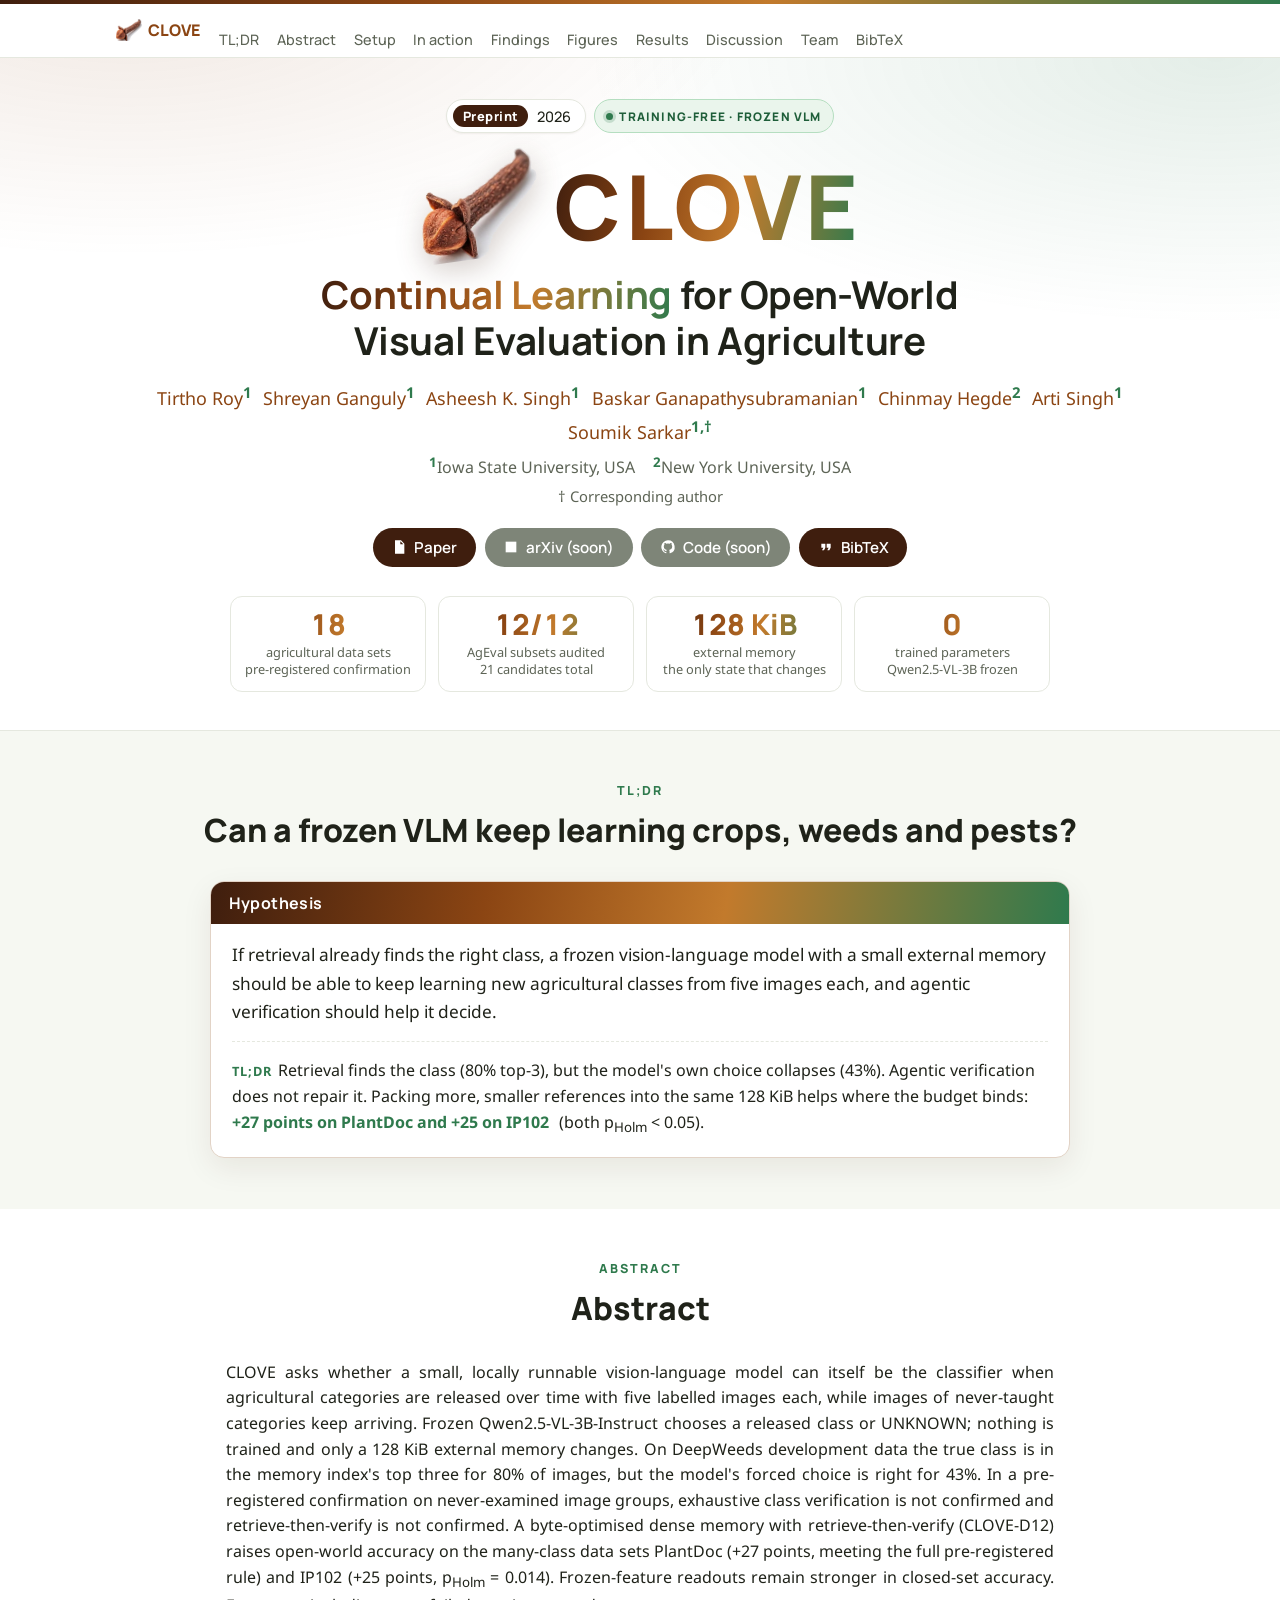
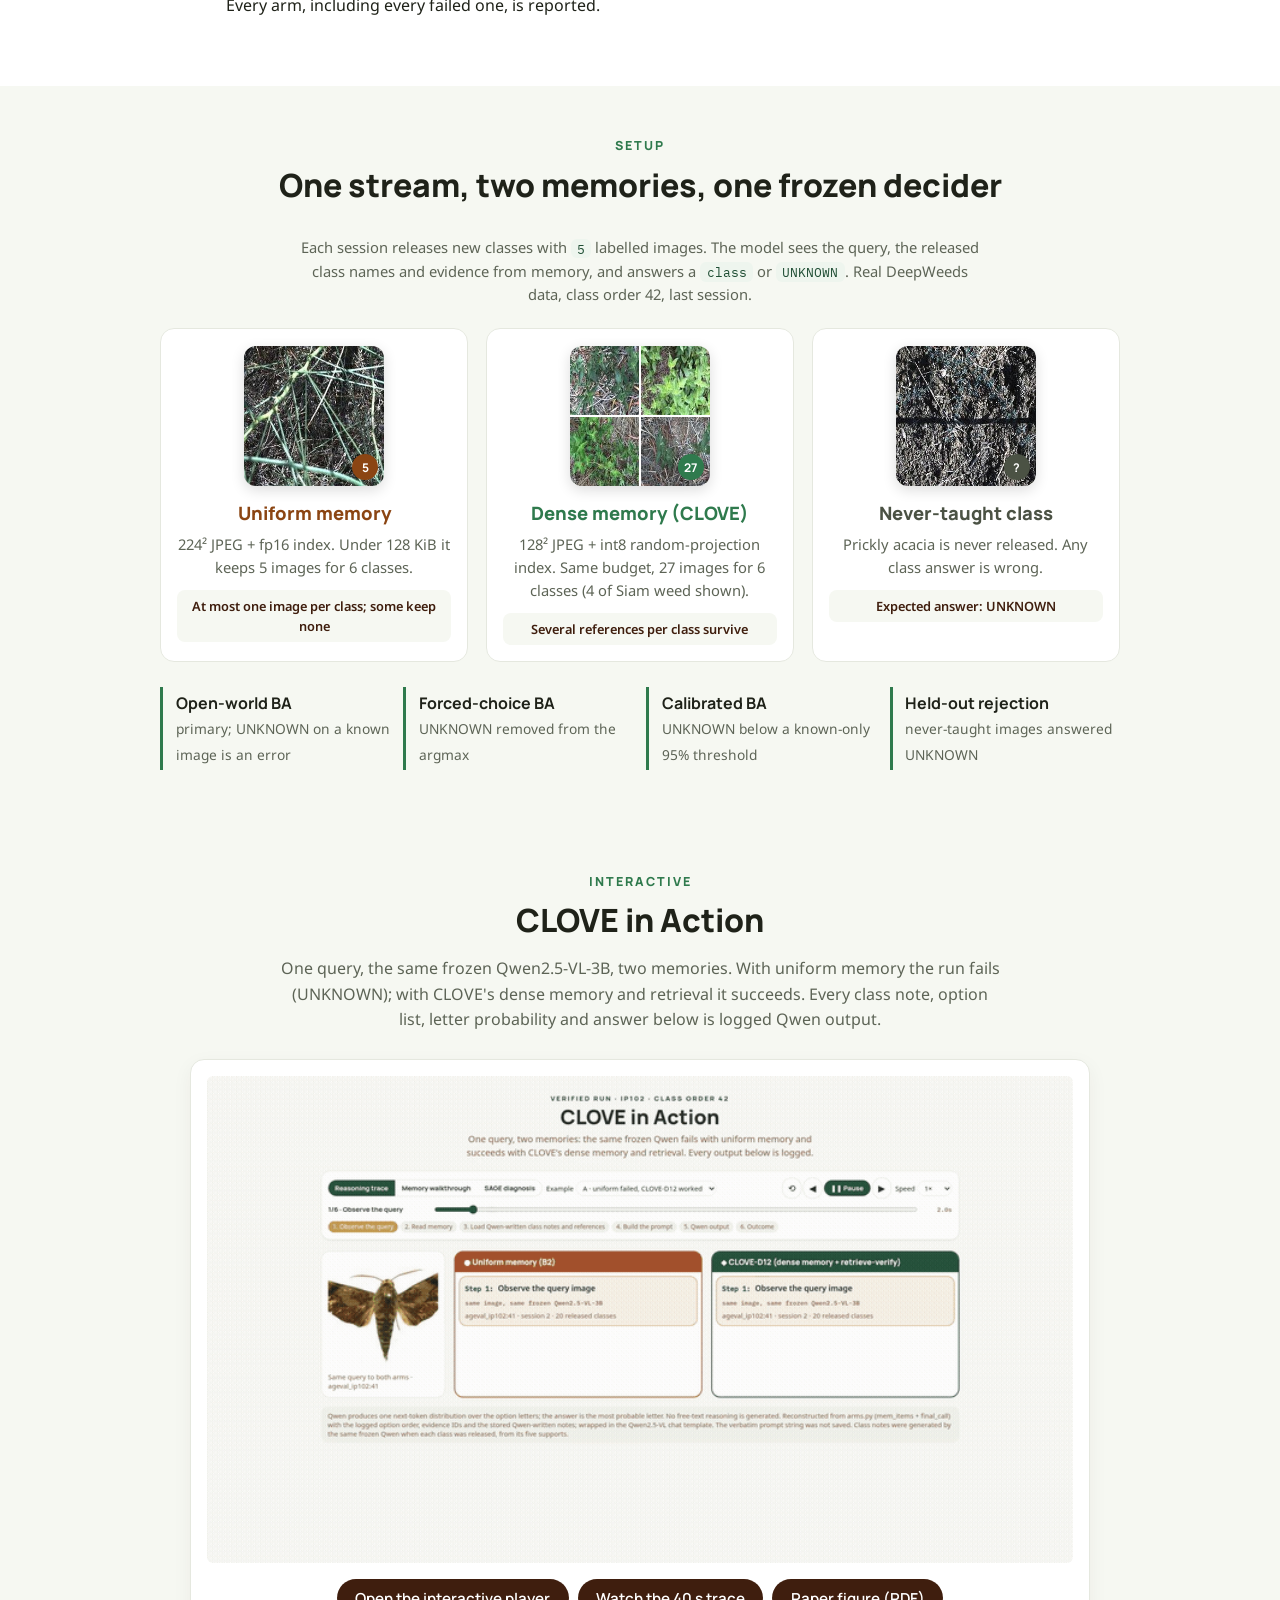
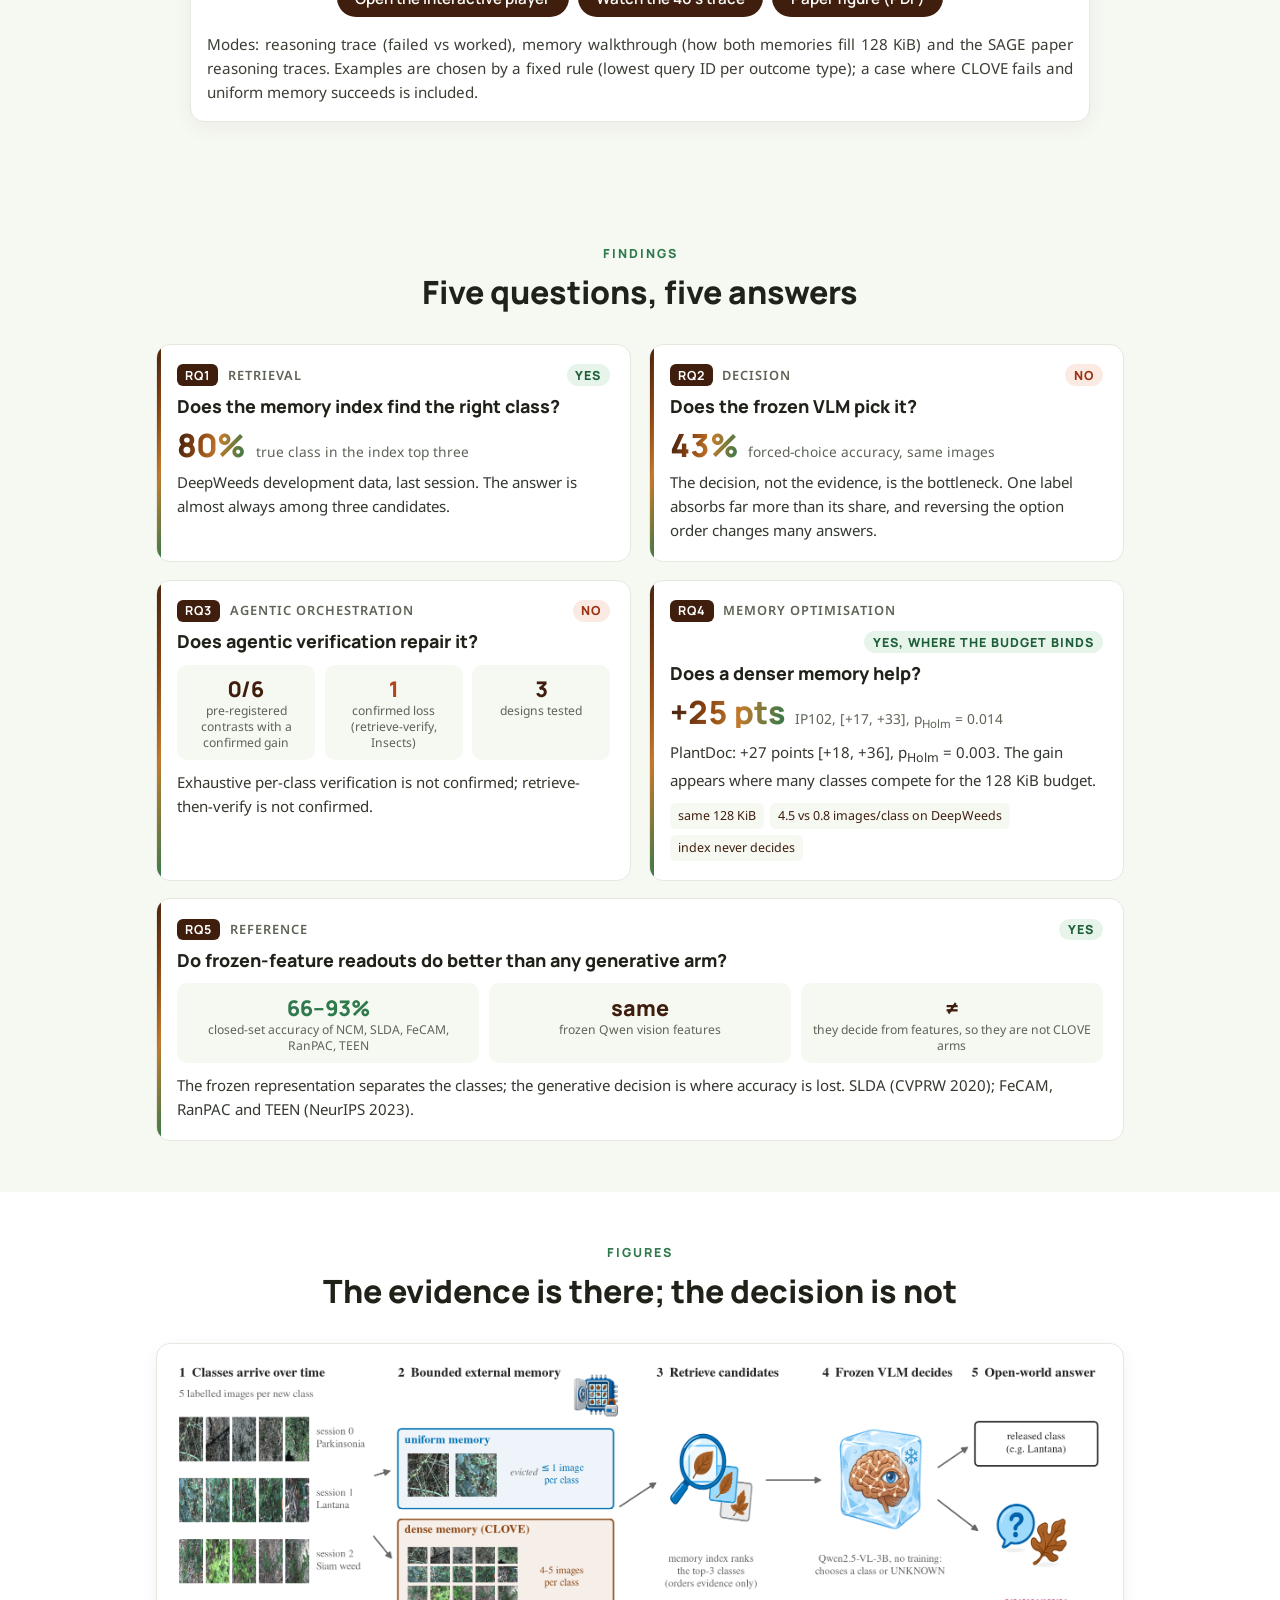
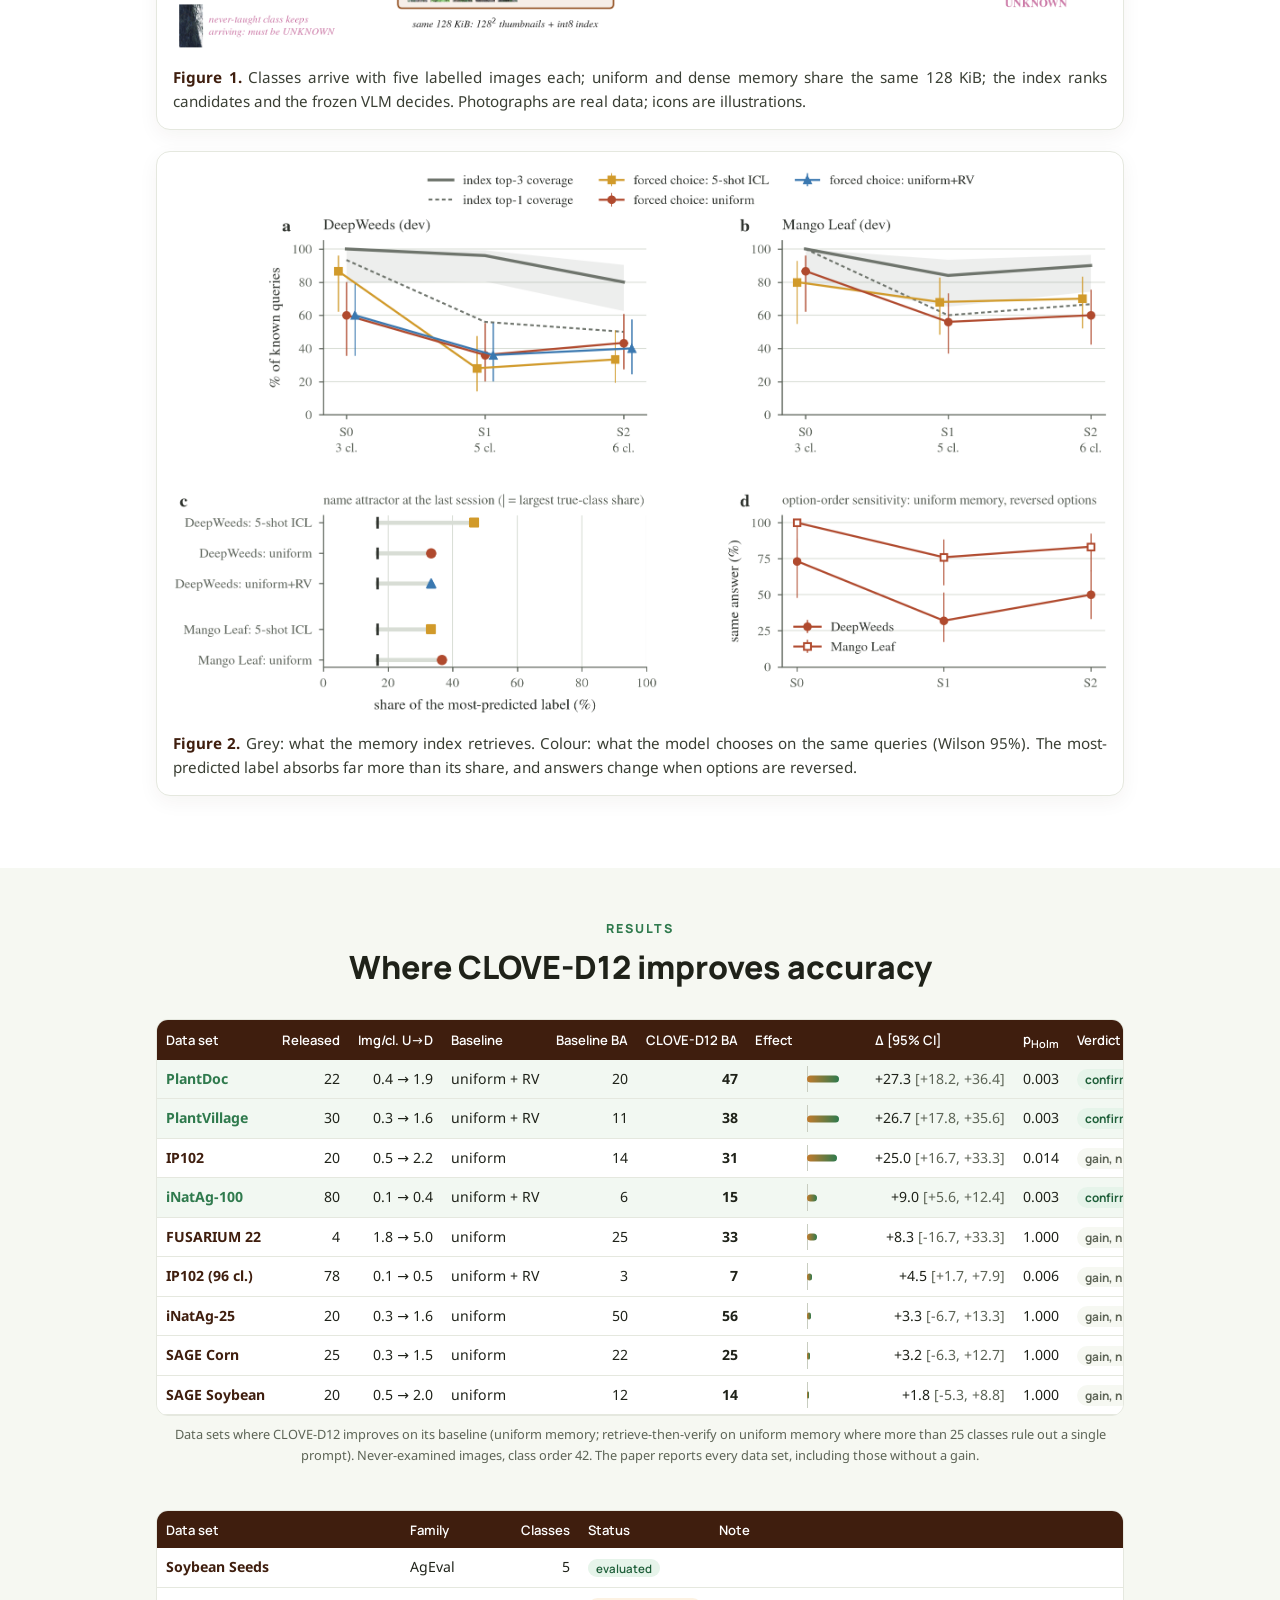
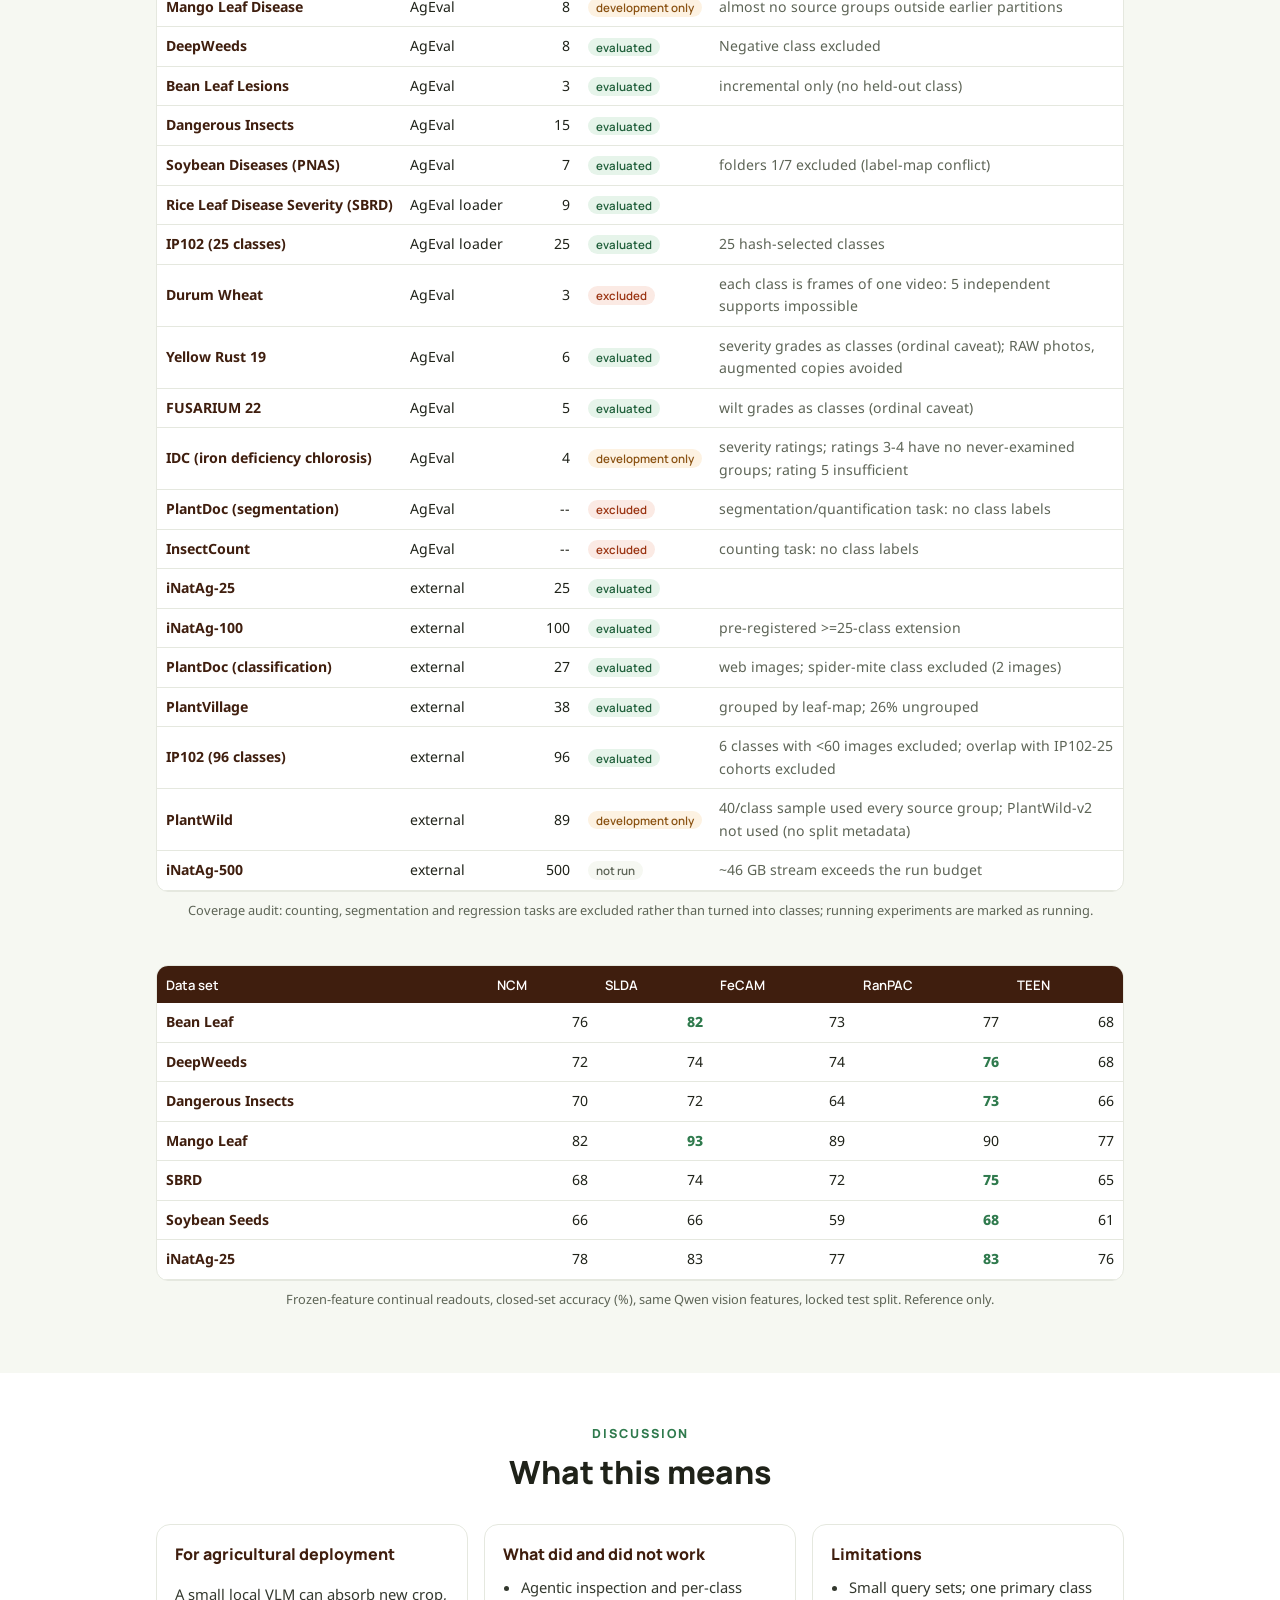
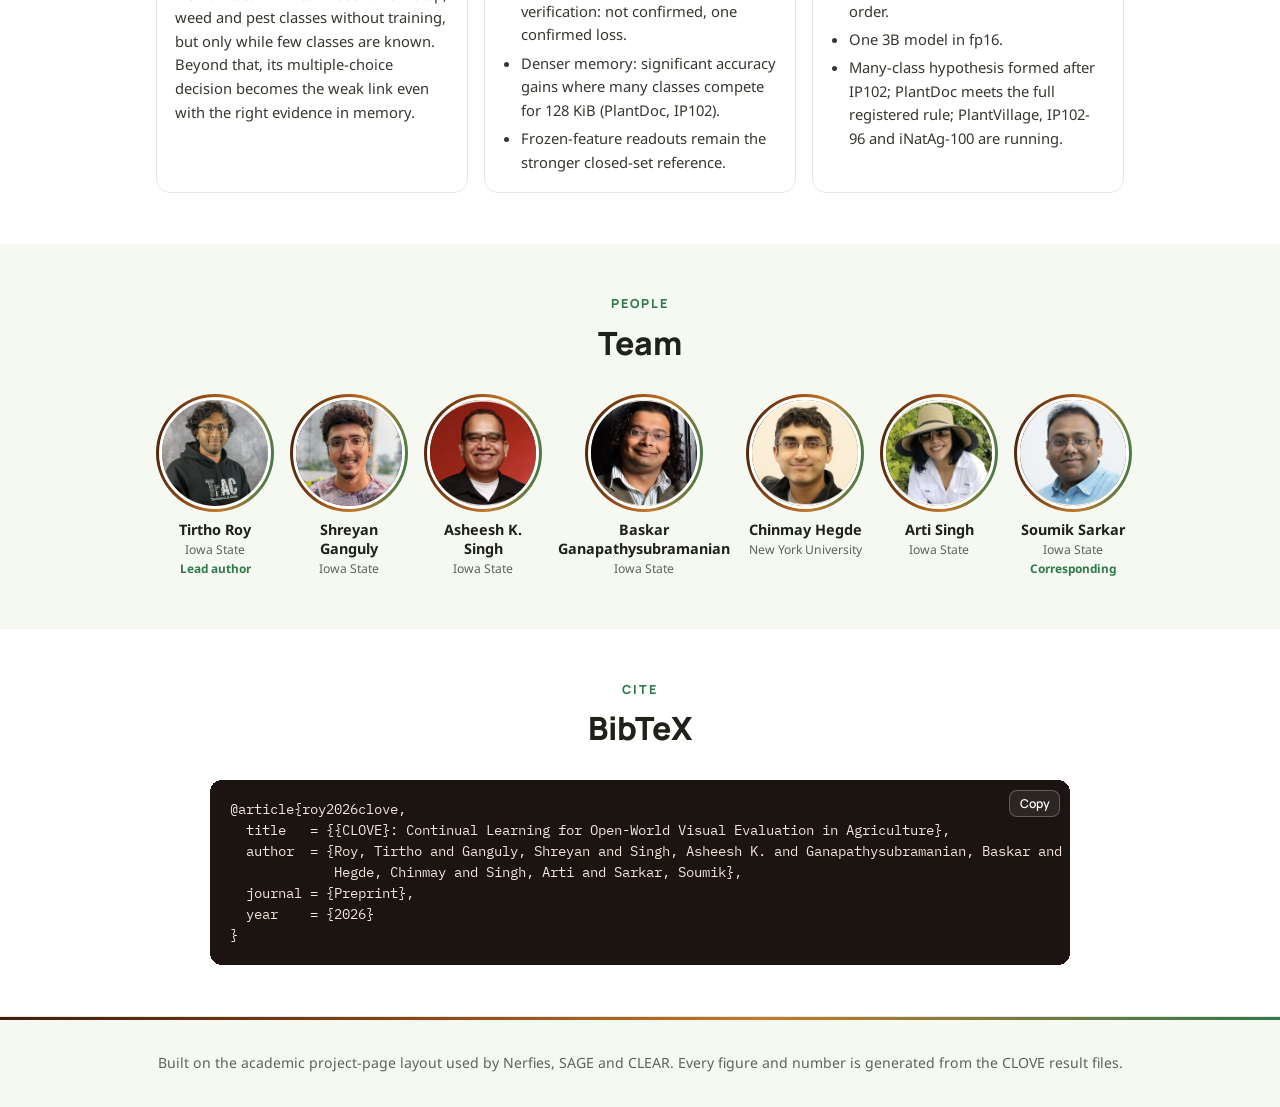
<file: index.html>
<!doctype html>
<html lang="en">
<head>
<meta charset="utf-8">
<meta name="viewport" content="width=device-width, initial-scale=1, viewport-fit=cover">
<meta name="description" content="CLOVE: Continual Learning for Open-World Visual Evaluation in Agriculture. Training-free continual recognition with a frozen vision-language model and a 128 KiB memory.">
<link rel="icon" href="clove_logo.png">
<title>CLOVE</title>
<meta name="claude:viewport-fit-sides" content="cover">
<link rel="preconnect" href="https://fonts.googleapis.com"><link rel="preconnect" href="https://fonts.gstatic.com" crossorigin>
<link rel="stylesheet" href="https://fonts.googleapis.com/css2?family=Manrope:wght@500;700;800&family=Noto+Sans:wght@400;600;700&family=IBM+Plex+Mono:wght@500&display=swap">
<style>
/* Layout: CLEAR / Nerfies academic page (centred hero, alternating tinted bands, 1000px content) re-coloured for CLOVE.
   Deliberately single light theme, like the template; every colour is set explicitly. Gradient sampled from the logo:
   dried clove brown -> amber bud -> leaf green. */
:root{
  --bark:#3F1E0E; --clove:#8B4513; --amber:#C27A2C; --leaf:#2F7A4D; --sprout:#5DAA68; --deep:#1E4D33;
  --ink:#1F2219; --muted:#5D6456; --line:#E5E8DF; --tint:#F6F8F2; --tint2:#EEF5EE; --paper:#FFFFFF; --warn:#B4441F; --navy:#2A2E24;
  --grad:linear-gradient(100deg,var(--bark) 0%,var(--clove) 32%,var(--amber) 60%,var(--leaf) 100%);
  --hd:"Manrope","Google Sans","Segoe UI",system-ui,sans-serif; --tx:"Noto Sans",system-ui,-apple-system,"Segoe UI",sans-serif; --mono:"IBM Plex Mono",ui-monospace,Menlo,monospace;
  color-scheme:light;
}
*{box-sizing:border-box}
html{scroll-behavior:smooth;scroll-padding-top:64px}
body{margin:0;background:var(--paper);color:var(--ink);font:16px/1.6 var(--tx)}
body::before{content:"";position:fixed;inset:0 0 auto;height:env(safe-area-inset-top,0px);z-index:60;background:var(--paper)}
a{color:var(--clove)} a:focus-visible,button:focus-visible{outline:2px solid var(--leaf);outline-offset:2px}
img{max-width:100%}
.wrap{max-width:1000px;margin:0 auto;padding-left:max(16px,env(safe-area-inset-left,0px));padding-right:max(16px,env(safe-area-inset-right,0px))}
.narrow{max-width:860px}
h1,h2,h3,h4{font-family:var(--hd);text-wrap:balance;margin:0;color:var(--ink)}
/* nav */
.nav{position:sticky;top:env(safe-area-inset-top,0px);z-index:50;background:rgba(255,255,255,.93);backdrop-filter:saturate(160%) blur(8px);-webkit-backdrop-filter:saturate(160%) blur(8px);border-bottom:1px solid var(--line)}
.nav::before{content:"";display:block;height:4px;background:var(--grad)}
.nav .in{max-width:1080px;margin:0 auto;padding:.45rem max(16px,env(safe-area-inset-right,0px)) .45rem max(16px,env(safe-area-inset-left,0px));display:flex;align-items:center;gap:1.2rem}
.nav .brand{display:flex;align-items:center;gap:.4rem;text-decoration:none;font:800 1rem var(--hd);color:var(--clove)}
.nav .brand img{height:22px}
.nav .links{display:flex;gap:1.1rem;overflow-x:auto;white-space:nowrap;scrollbar-width:none;font:500 .9rem var(--hd)}
.nav .links::-webkit-scrollbar{display:none}
.nav .links a{color:var(--muted);text-decoration:none} .nav .links a:hover{color:var(--leaf)}
/* hero */
.hero{position:relative;overflow:hidden;text-align:center;padding-block:2.6rem 2.4rem;
  background:radial-gradient(900px 380px at 10% -10%,rgba(139,69,19,.12),transparent 70%),radial-gradient(900px 380px at 95% 0%,rgba(47,122,77,.13),transparent 70%),var(--paper)}
.hero::after{content:"";position:absolute;inset:auto 0 0 0;height:1px;background:var(--line)}
.venue-row{display:flex;flex-wrap:wrap;justify-content:center;gap:.5rem;margin-bottom:1.3rem}
.badge{display:inline-flex;align-items:center;gap:.55rem;padding:.32rem .85rem .32rem .38rem;border-radius:999px;background:var(--paper);border:1px solid var(--line);box-shadow:0 1px 2px rgba(63,30,14,.06);font:500 .9rem var(--hd)}
.badge .b{background:var(--bark);color:#fff;font-weight:800;letter-spacing:.5px;border-radius:999px;padding:.12rem .6rem;font-size:.8rem}
.tag{display:inline-flex;align-items:center;gap:.4rem;background:#EAF5EC;color:#1E5E39;border:1px solid #B5DEC0;font:800 .74rem var(--hd);letter-spacing:1.2px;text-transform:uppercase;padding:.3rem .7rem;border-radius:999px}
.tag::before{content:"";width:7px;height:7px;border-radius:50%;background:var(--leaf);box-shadow:0 0 0 3px rgba(47,122,77,.2)}
.wordmark{display:flex;align-items:center;justify-content:center;gap:.9rem;margin-bottom:.9rem}
.wordmark img{height:clamp(64px,10vw,104px);width:auto;filter:drop-shadow(0 8px 14px rgba(63,30,14,.22));transform:rotate(-8deg)}
.wordmark span{font:800 clamp(3.2rem,9vw,5.6rem)/1 var(--hd);letter-spacing:.04em;background:var(--grad);-webkit-background-clip:text;background-clip:text;color:transparent}
.title{font:700 clamp(1.55rem,3.6vw,2.4rem)/1.18 var(--hd);letter-spacing:-.3px;max-width:860px;margin:0 auto 1.1rem}
.title .g{background:var(--grad);-webkit-background-clip:text;background-clip:text;color:transparent}
.authors{font-size:1.12rem;display:flex;flex-wrap:wrap;justify-content:center;gap:.15rem .7rem}
.authors a{color:var(--clove);text-decoration:none}.authors a:hover{text-decoration:underline}
.authors sup,.affils sup{color:var(--leaf);font-weight:700}
.affils{color:var(--muted);line-height:1.8;margin-top:.3rem}.affils span{margin:0 .55rem;display:inline-block}
.corr{font-size:.92rem;color:var(--muted);margin:.2rem 0 0}
.links{display:flex;flex-wrap:wrap;justify-content:center;gap:.55rem;margin-top:1.2rem}
.btn{display:inline-flex;align-items:center;gap:.45rem;padding:.55rem 1.15rem;border-radius:999px;background:var(--bark);color:#fff;text-decoration:none;font:600 .95rem var(--hd);border:0;transition:transform .15s ease,background .15s ease,box-shadow .15s ease}
.btn:hover{background:var(--leaf);transform:translateY(-1px);box-shadow:0 6px 14px rgba(47,122,77,.25)}
.btn.soon{background:#7E8578;cursor:default}.btn.soon:hover{transform:none;box-shadow:none;background:#7E8578}
.btn svg{width:16px;height:16px;fill:currentColor}
.stats{display:grid;grid-template-columns:repeat(4,1fr);gap:.75rem;max-width:820px;margin:1.8rem auto 0}
.stat{background:var(--paper);border:1px solid var(--line);border-radius:12px;padding:.8rem .5rem;text-align:center}
.stat .n{font:800 1.8rem/1.1 var(--hd);background:var(--grad);-webkit-background-clip:text;background-clip:text;color:transparent;font-variant-numeric:tabular-nums}
.stat .l{font-size:.8rem;color:var(--muted);margin-top:.2rem;line-height:1.35}
/* sections */
.sec{padding-block:3.2rem}
.tint{background:var(--tint)}
.kick{display:block;font:800 .78rem var(--hd);letter-spacing:2px;text-transform:uppercase;color:var(--leaf);margin-bottom:.35rem;text-align:center}
h2{font-size:clamp(1.5rem,3vw,2rem);font-weight:800;text-align:center;margin-bottom:1.6rem}
.lead{text-align:center;color:var(--muted);max-width:720px;margin:-1rem auto 1.6rem}
.just{text-align:justify;hyphens:auto}
/* tl;dr */
.hypo{max-width:860px;margin:0 auto;border-radius:14px;overflow:hidden;border:1px solid #E2D3C6;background:var(--paper);box-shadow:0 10px 30px rgba(63,30,14,.08)}
.hypo .hd{background:var(--grad);color:#fff;padding:.6rem 1.1rem;font:700 1rem var(--hd);letter-spacing:.4px}
.hypo .bd{padding:1.1rem 1.3rem;font-size:1.08rem;line-height:1.65}
.hypo .tl{margin-top:.9rem;padding-top:.9rem;border-top:1px dashed var(--line);font-size:1rem}
.hypo .tl b{color:var(--leaf);letter-spacing:1px;font-size:.8rem;margin-right:.4rem}
/* setup cards */
.conds{display:grid;grid-template-columns:repeat(3,1fr);gap:1.1rem;max-width:960px;margin:0 auto}
.cond{background:var(--paper);border:1px solid var(--line);border-radius:14px;padding:1.1rem 1rem 1rem;text-align:center}
.tile{width:140px;height:140px;margin:0 auto .8rem;border-radius:12px;overflow:hidden;position:relative;box-shadow:0 4px 14px rgba(0,0,0,.14);background:#E9ECE4}
.tile img{width:100%;height:100%;object-fit:cover;display:block}
.tile.grid4{display:grid;grid-template-columns:1fr 1fr;gap:2px;background:#fff}
.tile .st{position:absolute;right:6px;bottom:6px;min-width:26px;height:26px;border-radius:13px;padding:0 6px;display:grid;place-items:center;color:#fff;font:700 .75rem var(--hd)}
.cond.u .st{background:var(--clove)} .cond.d .st{background:var(--leaf)} .cond.h .st{background:#4B5244}
.cond h3{font-size:1.15rem;font-weight:800;margin-bottom:.3rem}
.cond.u h3{color:var(--clove)} .cond.d h3{color:var(--leaf)} .cond.h h3{color:#4B5244}
.cond p{font-size:.92rem;color:var(--muted);line-height:1.55;margin:0}
.cond .ex{margin-top:.7rem;font-size:.8rem;font-weight:600;border-radius:8px;padding:.35rem .5rem;background:var(--tint);color:var(--bark)}
.qpill{max-width:680px;margin:0 auto 1.3rem;text-align:center;font-size:.92rem;color:var(--muted)}
.qpill code{background:var(--tint2);color:var(--deep);border-radius:6px;padding:.1rem .4rem;font-family:var(--mono);font-size:.85em}
.metrics{display:grid;grid-template-columns:repeat(4,1fr);gap:.8rem;max-width:960px;margin:1.6rem auto 0}
.metric{border-left:3px solid var(--leaf);padding:.2rem 0 .2rem .8rem}
.metric b{display:block;font-family:var(--hd)} .metric span{font-size:.86rem;color:var(--muted)}
/* figure cards */
.fig{background:var(--paper);border:1px solid var(--line);border-radius:14px;padding:1rem;max-width:1000px;margin:0 auto 1.3rem;box-shadow:0 6px 20px rgba(63,30,14,.05)}
.fig img{width:100%;display:block;border-radius:6px}
.fig p{margin:.9rem 0 0;font-size:.95rem;color:#3A3F34;text-align:justify}
.fig p b.fl{color:var(--bark)}
/* RQ cards */
.rqg{display:grid;grid-template-columns:repeat(2,1fr);gap:1.1rem;max-width:1000px;margin:0 auto}
.rq{background:var(--paper);border:1px solid var(--line);border-radius:14px;padding:1.2rem 1.25rem;position:relative;overflow:hidden;transition:box-shadow .2s ease,transform .2s ease}
.rq:hover{box-shadow:0 12px 28px rgba(63,30,14,.1);transform:translateY(-2px)}
.rq::before{content:"";position:absolute;left:0;top:0;bottom:0;width:4px;background:var(--grad)}
.rq.wide{grid-column:1/-1}
.rq .hdr{display:flex;align-items:center;gap:.6rem;flex-wrap:wrap}
.rq .id{font:700 .78rem var(--hd);letter-spacing:1px;color:#fff;background:var(--bark);padding:.15rem .5rem;border-radius:6px}
.rq .tp{font-size:.8rem;color:var(--muted);text-transform:uppercase;letter-spacing:1px;font-weight:600}
.rq .ans{margin-left:auto;font:800 .78rem var(--hd);letter-spacing:1px;text-transform:uppercase;padding:.15rem .55rem;border-radius:999px}
.ans.no{background:#FBEAE4;color:#9A3412}.ans.yes{background:#E6F4EA;color:#1E5E39}.ans.part{background:#FDF2E2;color:#8A5212}
.rq h3{font-size:1.12rem;font-weight:800;margin:.35rem 0 .55rem}
.rq .big{display:flex;align-items:baseline;gap:.6rem;flex-wrap:wrap;margin-bottom:.4rem}
.rq .big .v{font:800 2rem/1 var(--hd);background:var(--grad);-webkit-background-clip:text;background-clip:text;color:transparent;font-variant-numeric:tabular-nums}
.rq .big .c{font-size:.86rem;color:var(--muted)}
.rq p{font-size:.94rem;line-height:1.6;color:#33382E;margin:0}
.minis{display:grid;grid-template-columns:repeat(3,1fr);gap:.6rem;margin:.4rem 0 .6rem}
.mini{background:var(--tint);border-radius:10px;padding:.6rem .5rem;text-align:center}
.mini .v{font:800 1.35rem var(--hd);color:var(--bark);font-variant-numeric:tabular-nums}.mini .v.bad{color:var(--warn)}.mini .v.good{color:var(--leaf)}
.mini .l{font-size:.76rem;color:var(--muted);line-height:1.3}
.chips{display:flex;flex-wrap:wrap;gap:.4rem;margin-top:.7rem}
.chip{font-size:.78rem;background:var(--tint);color:var(--bark);border-radius:6px;padding:.18rem .5rem}
/* run explorer */
.tabs{display:flex;flex-wrap:wrap;gap:.5rem;justify-content:center;margin-bottom:1.3rem}
.tab{border:1px solid var(--line);background:var(--paper);color:var(--ink);border-radius:999px;padding:.4rem .95rem;font:600 .88rem var(--hd);cursor:pointer;transition:all .15s ease}
.tab:hover{border-color:var(--leaf);color:var(--leaf)}
.tab[aria-selected="true"]{background:var(--grad);border-color:transparent;color:#fff}
.flow{position:relative;display:grid;gap:1rem;max-width:960px;margin:0 auto}
.flow::before{content:"";position:absolute;left:21px;top:22px;bottom:22px;width:2px;background:linear-gradient(var(--clove),var(--amber),var(--leaf))}
.step{position:relative;display:grid;grid-template-columns:44px 1fr;gap:1rem;align-items:start}
.step .no{position:relative;z-index:1;width:44px;height:44px;border-radius:50%;background:var(--paper);border:2px solid var(--clove);display:grid;place-items:center;font:800 1rem var(--hd);color:var(--clove)}
.step:last-child .no{border-color:var(--leaf);color:var(--leaf)}
.card{background:var(--paper);border:1px solid var(--line);border-radius:14px;padding:1rem 1.1rem;display:grid;gap:.6rem;min-width:0;box-shadow:0 4px 14px rgba(63,30,14,.04)}
.card h4{font-size:1.02rem;font-weight:800}
.tool{font:500 .78rem var(--mono);color:var(--muted);background:var(--tint);border-radius:6px;padding:.2rem .5rem;justify-self:start;overflow-wrap:anywhere}
.qrow{display:flex;gap:1rem;flex-wrap:wrap;align-items:center}
.qrow img{width:180px;height:180px;object-fit:cover;border-radius:12px;box-shadow:0 4px 14px rgba(0,0,0,.14)}
.kv{display:grid;grid-template-columns:auto 1fr;gap:.25rem 1rem;font-size:.93rem;margin:0}
.kv dt{color:var(--muted)}.kv dd{margin:0;font-variant-numeric:tabular-nums}
.memrow{display:grid;grid-template-columns:repeat(2,1fr);gap:.7rem}
.memb{border-radius:10px;padding:.6rem .75rem;background:var(--tint)}
.memb .t{font:700 .82rem var(--hd)} .memb.u .t{color:var(--clove)} .memb.d .t{color:var(--leaf)}
.memb .v{font:800 1.3rem var(--hd);font-variant-numeric:tabular-nums}
.memb .bar{height:6px;border-radius:3px;background:#E4E7DE;margin-top:.35rem;overflow:hidden}.memb .bar i{display:block;height:100%}
.memb.u .bar i{background:var(--clove)}.memb.d .bar i{background:var(--leaf)}
.rank{display:flex;gap:.5rem;flex-wrap:wrap}
.rank span{background:var(--tint2);border-radius:8px;padding:.3rem .7rem;font-size:.9rem}
.rank b{font-family:var(--mono);color:var(--leaf);margin-right:.4rem}
.ev{display:grid;grid-template-columns:repeat(auto-fit,minmax(220px,1fr));gap:.7rem}
.evc{background:var(--tint);border-radius:10px;padding:.55rem .6rem;display:grid;gap:.4rem}
.evc .lb{font-size:.82rem;font-weight:600;color:var(--bark)}
.evc .im{display:flex;gap:.3rem;flex-wrap:wrap}
.evc img{width:58px;height:58px;border-radius:6px;object-fit:cover}
.bars{display:grid;gap:.45rem}
.pb{display:grid;grid-template-columns:minmax(110px,230px) 1fr 60px;gap:.7rem;align-items:center;font-size:.92rem}
.pb .tr{height:12px;border-radius:6px;background:#ECEFE7;overflow:hidden}
.pb .fi{display:block;height:100%;background:#9AA391;border-radius:6px}
.pb.pick .fi{background:var(--grad)} .pb.pick .nm{font-weight:700}
.pb .pv{font:500 .85rem var(--mono);text-align:right;font-variant-numeric:tabular-nums}
.out{display:grid;grid-template-columns:repeat(3,1fr);gap:.7rem}
.oc{border:1px solid var(--line);border-radius:10px;padding:.6rem .75rem;display:grid;gap:.15rem}
.oc .w{font-size:.8rem;color:var(--muted)} .oc .a{font-weight:700;overflow-wrap:anywhere}
.mk{font:800 .72rem var(--hd);letter-spacing:1px;justify-self:start;border-radius:999px;padding:.1rem .5rem}
.mk.ok{background:#E6F4EA;color:#1E5E39}.mk.bad{background:#FBEAE4;color:#9A3412}
.rule{max-width:960px;margin:1rem auto 0;font-size:.86rem;color:var(--muted);text-align:center}
/* tables */
.tw{border:1px solid var(--line);border-radius:12px;background:var(--paper);overflow-x:auto;max-width:1000px;margin:0 auto}
table{border-collapse:collapse;width:100%;font-size:.88rem;font-variant-numeric:tabular-nums}
thead th{background:var(--bark);color:#fff;font:600 .82rem var(--hd);text-align:left;padding:.6rem .55rem;white-space:nowrap}
td{padding:.5rem .55rem;border-bottom:1px solid var(--line);white-space:nowrap;vertical-align:middle}
td.n{text-align:right} td.ds{font-weight:700;color:var(--bark)}
td.eff{position:relative;width:120px;min-width:120px}
td.eff .ax{position:absolute;left:50%;top:6px;bottom:6px;width:1px;background:#C8CDC0}
td.eff .bx{position:absolute;top:50%;height:7px;transform:translateY(-50%);border-radius:4px}
td.eff .bx.p{background:linear-gradient(90deg,var(--amber),var(--leaf))} td.eff .bx.m{background:linear-gradient(90deg,var(--warn),var(--amber))}
td.eff span{position:relative;font-weight:600;display:block;text-align:right}
tr.hot td{background:#F2F8F2} tr.hot td.ds{color:var(--leaf)}
.vd{font:700 .74rem var(--hd);border-radius:999px;padding:.12rem .5rem;white-space:nowrap}
.vd.g{background:#E6F4EA;color:#1E5E39}.vd.l{background:#FBEAE4;color:#9A3412}.vd.n{background:var(--tint);color:var(--muted)}
.pill{font:600 .72rem var(--hd);border-radius:999px;padding:.12rem .5rem;white-space:nowrap}
.pill.ok{background:#E6F4EA;color:#1E5E39}.pill.run{background:#E5EEF8;color:#24507E}.pill.dev{background:#FDF2E2;color:#8A5212}.pill.ex{background:#FBEAE4;color:#9A3412}.pill.pend{background:var(--tint);color:var(--muted)}
td.note{white-space:normal;min-width:240px;color:var(--muted)}
.leg{font-size:.8rem;color:var(--muted);margin-top:.5rem;text-align:center}
td.best{font-weight:800;color:var(--leaf)}
/* discussion */
.disc{display:grid;grid-template-columns:repeat(3,1fr);gap:1rem;max-width:1000px;margin:0 auto}
.box{background:var(--paper);border:1px solid var(--line);border-radius:14px;padding:1.1rem 1.15rem}
.box h4{color:var(--bark);margin-bottom:.5rem;font-weight:800}
.box p,.box li{font-size:.92rem;line-height:1.6;color:#33382E}.box ul{margin:0;padding-left:1.1rem}.box li+li{margin-top:.3rem}
/* team */
.team{display:grid;grid-template-columns:repeat(7,1fr);gap:1rem;max-width:1000px;margin:0 auto}
.mem{text-align:center;text-decoration:none;color:var(--ink);transition:transform .2s ease}.mem:hover{transform:translateY(-3px)}.mem:hover .nm{color:var(--leaf)}
.ph{width:118px;height:118px;border-radius:50%;margin:0 auto .55rem;padding:3px;background:var(--grad)}
.ph img{width:100%;height:100%;border-radius:50%;border:3px solid #fff;object-fit:cover;display:block;background:#fff}
.ph div{width:100%;height:100%;border-radius:50%;border:2px solid #fff;display:grid;place-items:center;font:800 1.6rem var(--hd);color:#fff;background:linear-gradient(135deg,var(--clove),var(--leaf))}
.mem .nm{font-weight:700;font-size:.9rem;line-height:1.3}.mem .af{font-size:.76rem;color:var(--muted)}.mem .ro{font-size:.74rem;color:var(--leaf);font-weight:700}
/* bibtex */
.bib{position:relative;max-width:860px;margin:0 auto}
.bib pre{background:#1B1410;color:#F1E6DB;border-radius:12px;padding:1.2rem 1.25rem;font:13.5px/1.55 var(--mono);overflow-x:auto;margin:0}
.cp{position:absolute;top:.6rem;right:.6rem;font:600 .76rem var(--hd);border-radius:8px;border:1px solid rgba(255,255,255,.25);background:rgba(255,255,255,.08);color:#fff;padding:.25rem .6rem;cursor:pointer}
.cp:hover{background:rgba(255,255,255,.18)}
footer{background:var(--tint);border-top:1px solid var(--line);color:var(--muted);font-size:.88rem;text-align:center;padding-block:2rem}
footer::before{content:"";display:block;height:3px;background:var(--grad);margin-top:-2rem;margin-bottom:2rem}
@media (max-width:1023px){.team{grid-template-columns:repeat(3,1fr)}.disc{grid-template-columns:1fr}}
@media (max-width:768px){.stats{grid-template-columns:repeat(2,1fr)}.conds{grid-template-columns:1fr}.metrics{grid-template-columns:repeat(2,1fr)}.rqg{grid-template-columns:1fr}.rq.wide{grid-column:auto}
  .team{grid-template-columns:repeat(2,1fr)}.out{grid-template-columns:1fr}.memrow{grid-template-columns:1fr}.affils span{display:block}.nav .brand{display:none}.just{text-align:left}}
@media (max-width:520px){.step{grid-template-columns:1fr}.flow::before{display:none}.pb{grid-template-columns:1fr 1fr 52px}}
@media (prefers-reduced-motion:no-preference){.fi{transition:width .6s cubic-bezier(.2,.7,.2,1)}}
</style>

</head>
<body>
<nav class="nav"><div class="in"><a class="brand" href="#top"><img src="clove_logo.png" alt="">CLOVE</a><div class="links">
<a href="#tldr">TL;DR</a><a href="#abstract">Abstract</a><a href="#setup">Setup</a><a href="#inaction">In action</a><a href="#findings">Findings</a><a href="#figures">Figures</a><a href="#results">Results</a><a href="#discussion">Discussion</a><a href="#team">Team</a><a href="#bibtex">BibTeX</a></div></div></nav>

<header class="hero" id="top"><div class="wrap">
  <div class="venue-row"><span class="badge"><span class="b">Preprint</span>2026</span><span class="tag">Training-free · frozen VLM</span></div>
  <div class="wordmark"><img src="clove_logo.png" alt="A whole clove, the CLOVE logo"><span>CLOVE</span></div>
  <h1 class="title"><span class="g">Continual Learning</span> for Open-World Visual Evaluation in Agriculture</h1>
  <div class="authors">
    <span><a href="https://www.linkedin.com/in/tirtho-roy-apon/" target="_blank" rel="noopener">Tirtho Roy</a><sup>1</sup></span>
    <span><a href="https://self-aware-complex-systems-lab.github.io/people/shreyan-ganguly/" target="_blank" rel="noopener">Shreyan Ganguly</a><sup>1</sup></span>
    <span><a href="https://www.agron.iastate.edu/people/singh-asheesh/" target="_blank" rel="noopener">Asheesh K. Singh</a><sup>1</sup></span>
    <span><a href="https://www.engineering.iastate.edu/people/profile/baskarg/" target="_blank" rel="noopener">Baskar Ganapathysubramanian</a><sup>1</sup></span>
    <span><a href="https://chinmayhegde.github.io/" target="_blank" rel="noopener">Chinmay Hegde</a><sup>2</sup></span>
    <span><a href="https://www.agron.iastate.edu/people/singh-arti-2/" target="_blank" rel="noopener">Arti Singh</a><sup>1</sup></span>
    <span><a href="https://www.engineering.iastate.edu/people/profile/soumiks/" target="_blank" rel="noopener">Soumik Sarkar</a><sup>1,†</sup></span>
  </div>
  <div class="affils"><span><sup>1</sup>Iowa State University, USA</span><span><sup>2</sup>New York University, USA</span></div>
  <p class="corr">† Corresponding author</p>
  <div class="links">
    <a class="btn" href="CLOVE_paper.pdf" target="_blank" rel="noopener"><svg viewBox="0 0 24 24" aria-hidden="true"><path d="M6 2h9l5 5v15H6zM14 3.5V8h4.5"/></svg>Paper</a>
    <span class="btn soon"><svg viewBox="0 0 24 24" aria-hidden="true"><path d="M4 4h16v16H4z"/></svg>arXiv (soon)</span>
    <span class="btn soon"><svg viewBox="0 0 24 24" aria-hidden="true"><path d="M12 2a10 10 0 0 0-3.2 19.5c.5.1.7-.2.7-.5v-1.7c-2.8.6-3.4-1.3-3.4-1.3-.5-1.2-1.1-1.5-1.1-1.5-.9-.6.1-.6.1-.6 1 .1 1.6 1 1.6 1 .9 1.6 2.4 1.1 3 .8.1-.7.4-1.1.6-1.3-2.2-.3-4.6-1.1-4.6-5a3.9 3.9 0 0 1 1-2.7c-.1-.3-.4-1.3.1-2.7 0 0 .8-.3 2.7 1a9.4 9.4 0 0 1 5 0c1.9-1.3 2.7-1 2.7-1 .5 1.4.2 2.4.1 2.7a3.9 3.9 0 0 1 1 2.7c0 3.9-2.4 4.7-4.6 5 .4.3.7.9.7 1.9V21c0 .3.2.6.7.5A10 10 0 0 0 12 2z"/></svg>Code (soon)</span>
    <a class="btn" href="#bibtex"><svg viewBox="0 0 24 24" aria-hidden="true"><path d="M6 17h3l2-4V7H5v6h3zm8 0h3l2-4V7h-6v6h3z"/></svg>BibTeX</a>
  </div>
  <div class="stats">
    <div class="stat"><div class="n">18</div><div class="l">agricultural data sets<br>pre-registered confirmation</div></div>
    <div class="stat"><div class="n">12/12</div><div class="l">AgEval subsets audited<br>21 candidates total</div></div>
    <div class="stat"><div class="n">128 KiB</div><div class="l">external memory<br>the only state that changes</div></div>
    <div class="stat"><div class="n">0</div><div class="l">trained parameters<br>Qwen2.5-VL-3B frozen</div></div>
  </div>
</div></header>

<main>
<section class="sec tint" id="tldr"><div class="wrap">
  <span class="kick">TL;DR</span><h2>Can a frozen VLM keep learning crops, weeds and pests?</h2>
  <div class="hypo"><div class="hd">Hypothesis</div><div class="bd">If retrieval already finds the right class, a frozen vision-language model with a small external memory should be able to keep learning new agricultural classes from five images each, and agentic verification should help it decide.
  <div class="tl"><b>TL;DR</b>Retrieval finds the class (80% top-3), but the model's own choice collapses (43%). Agentic verification does not repair it. Packing more, smaller references into the same 128&nbsp;KiB helps where the budget binds: <b style="color:var(--leaf);letter-spacing:0;font-size:1rem">+27 points on PlantDoc and +25 on IP102</b> (both p<sub>Holm</sub> &lt; 0.05).</div></div></div>
</div></section>

<section class="sec" id="abstract"><div class="wrap narrow">
  <span class="kick">Abstract</span><h2>Abstract</h2>
  <p class="just">CLOVE asks whether a small, locally runnable vision-language model can itself be the classifier when agricultural categories are released over time with five labelled images each, while images of never-taught categories keep arriving. Frozen Qwen2.5-VL-3B-Instruct chooses a released class or UNKNOWN; nothing is trained and only a 128&nbsp;KiB external memory changes. On DeepWeeds development data the true class is in the memory index's top three for 80% of images, but the model's forced choice is right for 43%. In a pre-registered confirmation on never-examined image groups, exhaustive class verification is not confirmed and retrieve-then-verify is not confirmed. A byte-optimised dense memory with retrieve-then-verify (CLOVE-D12) raises open-world accuracy on the many-class data sets PlantDoc (+27 points, meeting the full pre-registered rule) and IP102 (+25 points, p<sub>Holm</sub> = 0.014). Frozen-feature readouts remain stronger in closed-set accuracy. Every arm, including every failed one, is reported.</p>
</div></section>

<section class="sec tint" id="setup"><div class="wrap">
  <span class="kick">Setup</span><h2>One stream, two memories, one frozen decider</h2>
  <p class="qpill">Each session releases new classes with <code>5</code> labelled images. The model sees the query, the released class names and evidence from memory, and answers a <code>class</code> or <code>UNKNOWN</code>. Real DeepWeeds data, class order 42, last session.</p>
  <div class="conds">
    <div class="cond u"><div class="tile"><img src="[data-uri]" alt="Stored uniform-memory thumbnail of Parkinsonia"><span class="st">5</span></div><h3>Uniform memory</h3><p>224&sup2; JPEG + fp16 index. Under 128&nbsp;KiB it keeps 5 images for 6 classes.</p><div class="ex">At most one image per class; some keep none</div></div>
    <div class="cond d"><div class="tile grid4"><img src="[data-uri]" alt="Stored dense-memory thumbnail of Siam weed"><img src="[data-uri]" alt="Stored dense-memory thumbnail of Siam weed"><img src="[data-uri]" alt="Stored dense-memory thumbnail of Siam weed"><img src="[data-uri]" alt="Stored dense-memory thumbnail of Siam weed"><span class="st">27</span></div><h3>Dense memory (CLOVE)</h3><p>128&sup2; JPEG + int8 random-projection index. Same budget, 27 images for 6 classes (4 of Siam weed shown).</p><div class="ex">Several references per class survive</div></div>
    <div class="cond h"><div class="tile"><img src="[data-uri]" alt="Image of the never-released class Prickly acacia"><span class="st">?</span></div><h3>Never-taught class</h3><p>Prickly acacia is never released. Any class answer is wrong.</p><div class="ex">Expected answer: UNKNOWN</div></div>
  </div>
  <div class="metrics">
    <div class="metric"><b>Open-world BA</b><span>primary; UNKNOWN on a known image is an error</span></div>
    <div class="metric"><b>Forced-choice BA</b><span>UNKNOWN removed from the argmax</span></div>
    <div class="metric"><b>Calibrated BA</b><span>UNKNOWN below a known-only 95% threshold</span></div>
    <div class="metric"><b>Held-out rejection</b><span>never-taught images answered UNKNOWN</span></div>
  </div>
</div></section>

<section class="sec tint" id="inaction"><div class="wrap">
  <span class="kick">Interactive</span><h2>CLOVE in Action</h2>
  <p class="lead">One query, the same frozen Qwen2.5-VL-3B, two memories. With uniform memory the run fails (UNKNOWN); with CLOVE's dense memory and retrieval it succeeds. Every class note, option list, letter probability and answer below is logged Qwen output.</p>
  <div class="fig" style="max-width:900px"><a href="run/" aria-label="Open the interactive run player"><img src="run/videos/reasoning_trace_preview.gif" alt="Preview: the failed uniform-memory run and the successful CLOVE-D12 run on the same query, step by step"></a>
    <div class="links" style="margin-top:1rem"><a class="btn" href="run/">Open the interactive player</a><a class="btn" href="run/videos/reasoning_trace.mp4" target="_blank" rel="noopener">Watch the 40 s trace</a><a class="btn" href="run/figures/agentic_run.pdf" target="_blank" rel="noopener">Paper figure (PDF)</a></div>
    <p>Modes: reasoning trace (failed vs worked), memory walkthrough (how both memories fill 128&nbsp;KiB) and the SAGE paper reasoning traces. Examples are chosen by a fixed rule (lowest query ID per outcome type); a case where CLOVE fails and uniform memory succeeds is included.</p></div>
</div></section>



<section class="sec tint" id="findings"><div class="wrap">
  <span class="kick">Findings</span><h2>Five questions, five answers</h2>
  <div class="rqg">
    <div class="rq"><div class="hdr"><span class="id">RQ1</span><span class="tp">Retrieval</span><span class="ans yes">Yes</span></div><h3>Does the memory index find the right class?</h3>
      <div class="big"><span class="v">80%</span><span class="c">true class in the index top three</span></div><p>DeepWeeds development data, last session. The answer is almost always among three candidates.</p></div>
    <div class="rq"><div class="hdr"><span class="id">RQ2</span><span class="tp">Decision</span><span class="ans no">No</span></div><h3>Does the frozen VLM pick it?</h3>
      <div class="big"><span class="v">43%</span><span class="c">forced-choice accuracy, same images</span></div><p>The decision, not the evidence, is the bottleneck. One label absorbs far more than its share, and reversing the option order changes many answers.</p></div>
    <div class="rq"><div class="hdr"><span class="id">RQ3</span><span class="tp">Agentic orchestration</span><span class="ans no">No</span></div><h3>Does agentic verification repair it?</h3>
      <div class="minis"><div class="mini"><div class="v">0/6</div><div class="l">pre-registered contrasts with a confirmed gain</div></div><div class="mini"><div class="v bad">1</div><div class="l">confirmed loss (retrieve-verify, Insects)</div></div><div class="mini"><div class="v">3</div><div class="l">designs tested</div></div></div>
      <p>Exhaustive per-class verification is not confirmed; retrieve-then-verify is not confirmed.</p></div>
    <div class="rq"><div class="hdr"><span class="id">RQ4</span><span class="tp">Memory optimisation</span><span class="ans yes">Yes, where the budget binds</span></div><h3>Does a denser memory help?</h3>
      <div class="big"><span class="v">+25 pts</span><span class="c">IP102, [+17, +33], p<sub>Holm</sub> = 0.014</span></div><p>PlantDoc: +27 points [+18, +36], p<sub>Holm</sub> = 0.003. The gain appears where many classes compete for the 128&nbsp;KiB budget.</p>
      <div class="chips"><span class="chip">same 128 KiB</span><span class="chip">4.5 vs 0.8 images/class on DeepWeeds</span><span class="chip">index never decides</span></div></div>
    <div class="rq wide"><div class="hdr"><span class="id">RQ5</span><span class="tp">Reference</span><span class="ans yes">Yes</span></div><h3>Do frozen-feature readouts do better than any generative arm?</h3>
      <div class="minis"><div class="mini"><div class="v good">66–93%</div><div class="l">closed-set accuracy of NCM, SLDA, FeCAM, RanPAC, TEEN</div></div><div class="mini"><div class="v">same</div><div class="l">frozen Qwen vision features</div></div><div class="mini"><div class="v">≠</div><div class="l">they decide from features, so they are not CLOVE arms</div></div></div>
      <p>The frozen representation separates the classes; the generative decision is where accuracy is lost. SLDA (CVPRW 2020); FeCAM, RanPAC and TEEN (NeurIPS 2023).</p></div>
  </div>
</div></section>

<section class="sec" id="figures"><div class="wrap">
  <span class="kick">Figures</span><h2>The evidence is there; the decision is not</h2>
  <div class="fig"><img src="fig_teaser.png" alt="CLOVE overview: class stream, uniform vs dense memory, retrieval and frozen VLM decision"><p><b class="fl">Figure 1.</b> Classes arrive with five labelled images each; uniform and dense memory share the same 128&nbsp;KiB; the index ranks candidates and the frozen VLM decides. Photographs are real data; icons are illustrations.</p></div>
  <div class="fig"><img src="fig4_mechanism.png" alt="Mechanism figure"><p><b class="fl">Figure 2.</b> Grey: what the memory index retrieves. Colour: what the model chooses on the same queries (Wilson 95%). The most-predicted label absorbs far more than its share, and answers change when options are reversed.</p></div>
</div></section>

<section class="sec tint" id="results"><div class="wrap">
  <span class="kick">Results</span><h2>Where CLOVE-D12 improves accuracy</h2>
  <div class="tw"><table><thead><tr><th>Data set</th><th>Released</th><th>Img/cl. U→D</th><th>Baseline</th><th>Baseline BA</th><th>CLOVE-D12 BA</th><th>Effect</th><th>Δ [95% CI]</th><th>p<sub>Holm</sub></th><th>Verdict</th></tr></thead><tbody>
<tr class='hot'><td class='ds'>PlantDoc</td><td class='n'>22</td><td class='n'>0.4 &rarr; 1.9</td><td>uniform + RV</td><td class='n'>20</td><td class='n'><b>47</b></td><td class='eff'><i class='ax'></i><i class='bx p' style='left:50%;width:27.27272727272727%'></i></td><td class='n'>+27.3 <span style='color:var(--muted)'>[+18.2, +36.4]</span></td><td class='n'>0.003</td><td><span class='vd g'>confirmed gain</span></td></tr>
<tr class='hot'><td class='ds'>PlantVillage</td><td class='n'>30</td><td class='n'>0.3 &rarr; 1.6</td><td>uniform + RV</td><td class='n'>11</td><td class='n'><b>38</b></td><td class='eff'><i class='ax'></i><i class='bx p' style='left:50%;width:26.66666666666667%'></i></td><td class='n'>+26.7 <span style='color:var(--muted)'>[+17.8, +35.6]</span></td><td class='n'>0.003</td><td><span class='vd g'>confirmed gain</span></td></tr>
<tr class=''><td class='ds'>IP102</td><td class='n'>20</td><td class='n'>0.5 &rarr; 2.2</td><td>uniform</td><td class='n'>14</td><td class='n'><b>31</b></td><td class='eff'><i class='ax'></i><i class='bx p' style='left:50%;width:25.0%'></i></td><td class='n'>+25.0 <span style='color:var(--muted)'>[+16.7, +33.3]</span></td><td class='n'>0.014</td><td><span class='vd n'>gain, n.s.</span></td></tr>
<tr class='hot'><td class='ds'>iNatAg-100</td><td class='n'>80</td><td class='n'>0.1 &rarr; 0.4</td><td>uniform + RV</td><td class='n'>6</td><td class='n'><b>15</b></td><td class='eff'><i class='ax'></i><i class='bx p' style='left:50%;width:9.03954802259886%'></i></td><td class='n'>+9.0 <span style='color:var(--muted)'>[+5.6, +12.4]</span></td><td class='n'>0.003</td><td><span class='vd g'>confirmed gain</span></td></tr>
<tr class=''><td class='ds'>FUSARIUM 22</td><td class='n'>4</td><td class='n'>1.8 &rarr; 5.0</td><td>uniform</td><td class='n'>25</td><td class='n'><b>33</b></td><td class='eff'><i class='ax'></i><i class='bx p' style='left:50%;width:8.33333333333333%'></i></td><td class='n'>+8.3 <span style='color:var(--muted)'>[-16.7, +33.3]</span></td><td class='n'>1.000</td><td><span class='vd n'>gain, n.s.</span></td></tr>
<tr class=''><td class='ds'>IP102 (96 cl.)</td><td class='n'>78</td><td class='n'>0.1 &rarr; 0.5</td><td>uniform + RV</td><td class='n'>3</td><td class='n'><b>7</b></td><td class='eff'><i class='ax'></i><i class='bx p' style='left:50%;width:4.51977401129943%'></i></td><td class='n'>+4.5 <span style='color:var(--muted)'>[+1.7, +7.9]</span></td><td class='n'>0.006</td><td><span class='vd n'>gain, n.s.</span></td></tr>
<tr class=''><td class='ds'>iNatAg-25</td><td class='n'>20</td><td class='n'>0.3 &rarr; 1.6</td><td>uniform</td><td class='n'>50</td><td class='n'><b>56</b></td><td class='eff'><i class='ax'></i><i class='bx p' style='left:50%;width:3.33333333333334%'></i></td><td class='n'>+3.3 <span style='color:var(--muted)'>[-6.7, +13.3]</span></td><td class='n'>1.000</td><td><span class='vd n'>gain, n.s.</span></td></tr>
<tr class=''><td class='ds'>SAGE Corn</td><td class='n'>25</td><td class='n'>0.3 &rarr; 1.5</td><td>uniform</td><td class='n'>22</td><td class='n'><b>25</b></td><td class='eff'><i class='ax'></i><i class='bx p' style='left:50%;width:3.1746031746031704%'></i></td><td class='n'>+3.2 <span style='color:var(--muted)'>[-6.3, +12.7]</span></td><td class='n'>1.000</td><td><span class='vd n'>gain, n.s.</span></td></tr>
<tr class=''><td class='ds'>SAGE Soybean</td><td class='n'>20</td><td class='n'>0.5 &rarr; 2.0</td><td>uniform</td><td class='n'>12</td><td class='n'><b>14</b></td><td class='eff'><i class='ax'></i><i class='bx p' style='left:50%;width:1.75438596491228%'></i></td><td class='n'>+1.8 <span style='color:var(--muted)'>[-5.3, +8.8]</span></td><td class='n'>1.000</td><td><span class='vd n'>gain, n.s.</span></td></tr>
  </tbody></table></div>
  <p class="leg">Data sets where CLOVE-D12 improves on its baseline (uniform memory; retrieve-then-verify on uniform memory where more than 25 classes rule out a single prompt). Never-examined images, class order 42. The paper reports every data set, including those without a gain.</p>
  <div style="height:2rem"></div>
  <div class="tw"><table><thead><tr><th>Data set</th><th>Family</th><th>Classes</th><th>Status</th><th>Note</th></tr></thead><tbody>
<tr><td class='ds'>Soybean Seeds</td><td>AgEval</td><td class='n'>5</td><td><span class='pill ok'>evaluated</span></td><td class='note'></td></tr>
<tr><td class='ds'>Mango Leaf Disease</td><td>AgEval</td><td class='n'>8</td><td><span class='pill dev'>development only</span></td><td class='note'>almost no source groups outside earlier partitions</td></tr>
<tr><td class='ds'>DeepWeeds</td><td>AgEval</td><td class='n'>8</td><td><span class='pill ok'>evaluated</span></td><td class='note'>Negative class excluded</td></tr>
<tr><td class='ds'>Bean Leaf Lesions</td><td>AgEval</td><td class='n'>3</td><td><span class='pill ok'>evaluated</span></td><td class='note'>incremental only (no held-out class)</td></tr>
<tr><td class='ds'>Dangerous Insects</td><td>AgEval</td><td class='n'>15</td><td><span class='pill ok'>evaluated</span></td><td class='note'></td></tr>
<tr><td class='ds'>Soybean Diseases (PNAS)</td><td>AgEval</td><td class='n'>7</td><td><span class='pill ok'>evaluated</span></td><td class='note'>folders 1/7 excluded (label-map conflict)</td></tr>
<tr><td class='ds'>Rice Leaf Disease Severity (SBRD)</td><td>AgEval loader</td><td class='n'>9</td><td><span class='pill ok'>evaluated</span></td><td class='note'></td></tr>
<tr><td class='ds'>IP102 (25 classes)</td><td>AgEval loader</td><td class='n'>25</td><td><span class='pill ok'>evaluated</span></td><td class='note'>25 hash-selected classes</td></tr>
<tr><td class='ds'>Durum Wheat</td><td>AgEval</td><td class='n'>3</td><td><span class='pill ex'>excluded</span></td><td class='note'>each class is frames of one video: 5 independent supports impossible</td></tr>
<tr><td class='ds'>Yellow Rust 19</td><td>AgEval</td><td class='n'>6</td><td><span class='pill ok'>evaluated</span></td><td class='note'>severity grades as classes (ordinal caveat); RAW photos, augmented copies avoided</td></tr>
<tr><td class='ds'>FUSARIUM 22</td><td>AgEval</td><td class='n'>5</td><td><span class='pill ok'>evaluated</span></td><td class='note'>wilt grades as classes (ordinal caveat)</td></tr>
<tr><td class='ds'>IDC (iron deficiency chlorosis)</td><td>AgEval</td><td class='n'>4</td><td><span class='pill dev'>development only</span></td><td class='note'>severity ratings; ratings 3-4 have no never-examined groups; rating 5 insufficient</td></tr>
<tr><td class='ds'>PlantDoc (segmentation)</td><td>AgEval</td><td class='n'>--</td><td><span class='pill ex'>excluded</span></td><td class='note'>segmentation/quantification task: no class labels</td></tr>
<tr><td class='ds'>InsectCount</td><td>AgEval</td><td class='n'>--</td><td><span class='pill ex'>excluded</span></td><td class='note'>counting task: no class labels</td></tr>
<tr><td class='ds'>iNatAg-25</td><td>external</td><td class='n'>25</td><td><span class='pill ok'>evaluated</span></td><td class='note'></td></tr>
<tr><td class='ds'>iNatAg-100</td><td>external</td><td class='n'>100</td><td><span class='pill ok'>evaluated</span></td><td class='note'>pre-registered &gt;=25-class extension</td></tr>
<tr><td class='ds'>PlantDoc (classification)</td><td>external</td><td class='n'>27</td><td><span class='pill ok'>evaluated</span></td><td class='note'>web images; spider-mite class excluded (2 images)</td></tr>
<tr><td class='ds'>PlantVillage</td><td>external</td><td class='n'>38</td><td><span class='pill ok'>evaluated</span></td><td class='note'>grouped by leaf-map; 26% ungrouped</td></tr>
<tr><td class='ds'>IP102 (96 classes)</td><td>external</td><td class='n'>96</td><td><span class='pill ok'>evaluated</span></td><td class='note'>6 classes with &lt;60 images excluded; overlap with IP102-25 cohorts excluded</td></tr>
<tr><td class='ds'>PlantWild</td><td>external</td><td class='n'>89</td><td><span class='pill dev'>development only</span></td><td class='note'>40/class sample used every source group; PlantWild-v2 not used (no split metadata)</td></tr>
<tr><td class='ds'>iNatAg-500</td><td>external</td><td class='n'>500</td><td><span class='pill pend'>not run</span></td><td class='note'>~46 GB stream exceeds the run budget</td></tr>
  </tbody></table></div>
  <p class="leg">Coverage audit: counting, segmentation and regression tasks are excluded rather than turned into classes; running experiments are marked as running.</p>
  <div style="height:2rem"></div>
  <div class="tw"><table><thead><tr><th>Data set</th><th>NCM</th><th>SLDA</th><th>FeCAM</th><th>RanPAC</th><th>TEEN</th></tr></thead><tbody>
<tr><td class='ds'>Bean Leaf</td><td class='n'>76</td><td class='n best'>82</td><td class='n'>73</td><td class='n'>77</td><td class='n'>68</td></tr>
<tr><td class='ds'>DeepWeeds</td><td class='n'>72</td><td class='n'>74</td><td class='n'>74</td><td class='n best'>76</td><td class='n'>68</td></tr>
<tr><td class='ds'>Dangerous Insects</td><td class='n'>70</td><td class='n'>72</td><td class='n'>64</td><td class='n best'>73</td><td class='n'>66</td></tr>
<tr><td class='ds'>Mango Leaf</td><td class='n'>82</td><td class='n best'>93</td><td class='n'>89</td><td class='n'>90</td><td class='n'>77</td></tr>
<tr><td class='ds'>SBRD</td><td class='n'>68</td><td class='n'>74</td><td class='n'>72</td><td class='n best'>75</td><td class='n'>65</td></tr>
<tr><td class='ds'>Soybean Seeds</td><td class='n'>66</td><td class='n'>66</td><td class='n'>59</td><td class='n best'>68</td><td class='n'>61</td></tr>
<tr><td class='ds'>iNatAg-25</td><td class='n'>78</td><td class='n'>83</td><td class='n'>77</td><td class='n best'>83</td><td class='n'>76</td></tr>
  </tbody></table></div>
  <p class="leg">Frozen-feature continual readouts, closed-set accuracy (%), same Qwen vision features, locked test split. Reference only.</p>
</div></section>

<section class="sec" id="discussion"><div class="wrap">
  <span class="kick">Discussion</span><h2>What this means</h2>
  <div class="disc">
    <div class="box"><h4>For agricultural deployment</h4><p>A small local VLM can absorb new crop, weed and pest classes without training, but only while few classes are known. Beyond that, its multiple-choice decision becomes the weak link even with the right evidence in memory.</p></div>
    <div class="box"><h4>What did and did not work</h4><ul><li>Agentic inspection and per-class verification: not confirmed, one confirmed loss.</li><li>Denser memory: significant accuracy gains where many classes compete for 128&nbsp;KiB (PlantDoc, IP102).</li><li>Frozen-feature readouts remain the stronger closed-set reference.</li></ul></div>
    <div class="box"><h4>Limitations</h4><ul><li>Small query sets; one primary class order.</li><li>One 3B model in fp16.</li><li>Many-class hypothesis formed after IP102; PlantDoc meets the full registered rule; PlantVillage, IP102-96 and iNatAg-100 are running.</li></ul></div>
  </div>
</div></section>

<section class="sec tint" id="team"><div class="wrap">
  <span class="kick">People</span><h2>Team</h2>
  <div class="team">
    <a class="mem" href="https://www.linkedin.com/in/tirtho-roy-apon/" target="_blank" rel="noopener"><div class="ph"><img src="team/tirtho.jpg" alt="Photo of Tirtho Roy"></div><div class="nm">Tirtho Roy</div><div class="af">Iowa State</div><div class="ro">Lead author</div></a>
    <a class="mem" href="https://self-aware-complex-systems-lab.github.io/people/shreyan-ganguly/" target="_blank" rel="noopener"><div class="ph"><img src="team/shreyan.jpg" alt="Photo of Shreyan Ganguly"></div><div class="nm">Shreyan Ganguly</div><div class="af">Iowa State</div></a>
    <a class="mem" href="https://www.agron.iastate.edu/people/singh-asheesh/" target="_blank" rel="noopener"><div class="ph"><img src="team/asheesh.jpg" alt="Photo of Asheesh K. Singh"></div><div class="nm">Asheesh K. Singh</div><div class="af">Iowa State</div></a>
    <a class="mem" href="https://www.engineering.iastate.edu/people/profile/baskarg/" target="_blank" rel="noopener"><div class="ph"><img src="team/baskar.jpg" alt="Photo of Baskar Ganapathysubramanian"></div><div class="nm">Baskar Ganapathysubramanian</div><div class="af">Iowa State</div></a>
    <a class="mem" href="https://chinmayhegde.github.io/" target="_blank" rel="noopener"><div class="ph"><img src="team/chinmay.jpg" alt="Photo of Chinmay Hegde"></div><div class="nm">Chinmay Hegde</div><div class="af">New York University</div></a>
    <a class="mem" href="https://www.agron.iastate.edu/people/singh-arti-2/" target="_blank" rel="noopener"><div class="ph"><img src="team/arti.jpg" alt="Photo of Arti Singh"></div><div class="nm">Arti Singh</div><div class="af">Iowa State</div></a>
    <a class="mem" href="https://www.engineering.iastate.edu/people/profile/soumiks/" target="_blank" rel="noopener"><div class="ph"><img src="team/soumik.jpg" alt="Photo of Soumik Sarkar"></div><div class="nm">Soumik Sarkar</div><div class="af">Iowa State</div><div class="ro">Corresponding</div></a>
  </div>
</div></section>

<section class="sec" id="bibtex"><div class="wrap">
  <span class="kick">Cite</span><h2>BibTeX</h2>
  <div class="bib"><button class="cp" id="cp" type="button">Copy</button><pre id="bibtxt">@article{roy2026clove,
  title   = {{CLOVE}: Continual Learning for Open-World Visual Evaluation in Agriculture},
  author  = {Roy, Tirtho and Ganguly, Shreyan and Singh, Asheesh K. and Ganapathysubramanian, Baskar and
             Hegde, Chinmay and Singh, Arti and Sarkar, Soumik},
  journal = {Preprint},
  year    = {2026}
}</pre></div>
</div></section>
</main>
<footer><div class="wrap">Built on the academic project-page layout used by Nerfies, SAGE and CLEAR. Every figure and number is generated from the CLOVE result files.</div></footer>

<script>
document.getElementById('cp').onclick = async e => {
  try { await navigator.clipboard.writeText(document.getElementById('bibtxt').textContent); e.target.textContent = 'Copied'; }
  catch (_) { const s = getSelection(), rg = document.createRange(); rg.selectNodeContents(document.getElementById('bibtxt')); s.removeAllRanges(); s.addRange(rg); e.target.textContent = 'Selected'; }
};
</script>

</body>
</html>
</file>
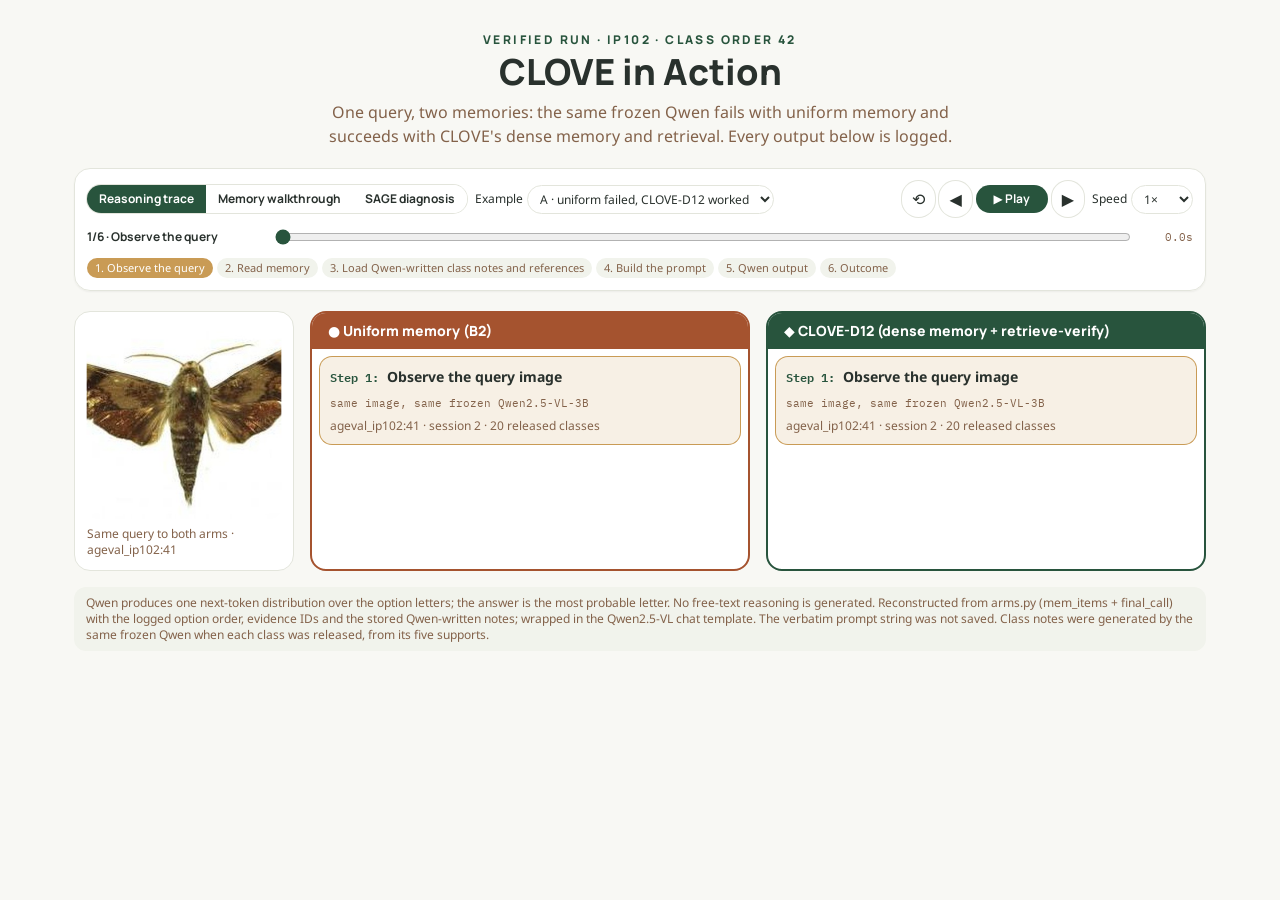
<file: run/index.html>
<!doctype html>
<html lang="en">
<head>
<meta charset="utf-8"><meta name="viewport" content="width=device-width, initial-scale=1, viewport-fit=cover">
<title>CLOVE in Action</title>
<link rel="icon" href="./clove_logo.png">
<link rel="preconnect" href="https://fonts.googleapis.com"><link rel="preconnect" href="https://fonts.gstatic.com" crossorigin>
<link rel="stylesheet" href="https://fonts.googleapis.com/css2?family=Manrope:wght@600;700;800&family=Noto+Sans:wght@400;600&family=IBM+Plex+Mono:wght@500&display=swap">
  <script type="module" crossorigin src="./assets/index-C5vuAo5P.js"></script>
  <link rel="stylesheet" crossorigin href="./assets/index-DfseAIco.css">
</head>
<body class="bg-ivory text-charcoal"><div id="root"></div></body>
</html>
</file>
<file: run/assets/index-DfseAIco.css>
*,:before,:after{--tw-border-spacing-x: 0;--tw-border-spacing-y: 0;--tw-translate-x: 0;--tw-translate-y: 0;--tw-rotate: 0;--tw-skew-x: 0;--tw-skew-y: 0;--tw-scale-x: 1;--tw-scale-y: 1;--tw-pan-x: ;--tw-pan-y: ;--tw-pinch-zoom: ;--tw-scroll-snap-strictness: proximity;--tw-gradient-from-position: ;--tw-gradient-via-position: ;--tw-gradient-to-position: ;--tw-ordinal: ;--tw-slashed-zero: ;--tw-numeric-figure: ;--tw-numeric-spacing: ;--tw-numeric-fraction: ;--tw-ring-inset: ;--tw-ring-offset-width: 0px;--tw-ring-offset-color: #fff;--tw-ring-color: rgb(59 130 246 / .5);--tw-ring-offset-shadow: 0 0 #0000;--tw-ring-shadow: 0 0 #0000;--tw-shadow: 0 0 #0000;--tw-shadow-colored: 0 0 #0000;--tw-blur: ;--tw-brightness: ;--tw-contrast: ;--tw-grayscale: ;--tw-hue-rotate: ;--tw-invert: ;--tw-saturate: ;--tw-sepia: ;--tw-drop-shadow: ;--tw-backdrop-blur: ;--tw-backdrop-brightness: ;--tw-backdrop-contrast: ;--tw-backdrop-grayscale: ;--tw-backdrop-hue-rotate: ;--tw-backdrop-invert: ;--tw-backdrop-opacity: ;--tw-backdrop-saturate: ;--tw-backdrop-sepia: ;--tw-contain-size: ;--tw-contain-layout: ;--tw-contain-paint: ;--tw-contain-style: }::backdrop{--tw-border-spacing-x: 0;--tw-border-spacing-y: 0;--tw-translate-x: 0;--tw-translate-y: 0;--tw-rotate: 0;--tw-skew-x: 0;--tw-skew-y: 0;--tw-scale-x: 1;--tw-scale-y: 1;--tw-pan-x: ;--tw-pan-y: ;--tw-pinch-zoom: ;--tw-scroll-snap-strictness: proximity;--tw-gradient-from-position: ;--tw-gradient-via-position: ;--tw-gradient-to-position: ;--tw-ordinal: ;--tw-slashed-zero: ;--tw-numeric-figure: ;--tw-numeric-spacing: ;--tw-numeric-fraction: ;--tw-ring-inset: ;--tw-ring-offset-width: 0px;--tw-ring-offset-color: #fff;--tw-ring-color: rgb(59 130 246 / .5);--tw-ring-offset-shadow: 0 0 #0000;--tw-ring-shadow: 0 0 #0000;--tw-shadow: 0 0 #0000;--tw-shadow-colored: 0 0 #0000;--tw-blur: ;--tw-brightness: ;--tw-contrast: ;--tw-grayscale: ;--tw-hue-rotate: ;--tw-invert: ;--tw-saturate: ;--tw-sepia: ;--tw-drop-shadow: ;--tw-backdrop-blur: ;--tw-backdrop-brightness: ;--tw-backdrop-contrast: ;--tw-backdrop-grayscale: ;--tw-backdrop-hue-rotate: ;--tw-backdrop-invert: ;--tw-backdrop-opacity: ;--tw-backdrop-saturate: ;--tw-backdrop-sepia: ;--tw-contain-size: ;--tw-contain-layout: ;--tw-contain-paint: ;--tw-contain-style: }*,:before,:after{box-sizing:border-box;border-width:0;border-style:solid;border-color:#e5e7eb}:before,:after{--tw-content: ""}html,:host{line-height:1.5;-webkit-text-size-adjust:100%;-moz-tab-size:4;-o-tab-size:4;tab-size:4;font-family:ui-sans-serif,system-ui,sans-serif,"Apple Color Emoji","Segoe UI Emoji",Segoe UI Symbol,"Noto Color Emoji";font-feature-settings:normal;font-variation-settings:normal;-webkit-tap-highlight-color:transparent}body{margin:0;line-height:inherit}hr{height:0;color:inherit;border-top-width:1px}abbr:where([title]){-webkit-text-decoration:underline dotted;text-decoration:underline dotted}h1,h2,h3,h4,h5,h6{font-size:inherit;font-weight:inherit}a{color:inherit;text-decoration:inherit}b,strong{font-weight:bolder}code,kbd,samp,pre{font-family:IBM Plex Mono,ui-monospace,monospace;font-feature-settings:normal;font-variation-settings:normal;font-size:1em}small{font-size:80%}sub,sup{font-size:75%;line-height:0;position:relative;vertical-align:baseline}sub{bottom:-.25em}sup{top:-.5em}table{text-indent:0;border-color:inherit;border-collapse:collapse}button,input,optgroup,select,textarea{font-family:inherit;font-feature-settings:inherit;font-variation-settings:inherit;font-size:100%;font-weight:inherit;line-height:inherit;letter-spacing:inherit;color:inherit;margin:0;padding:0}button,select{text-transform:none}button,input:where([type=button]),input:where([type=reset]),input:where([type=submit]){-webkit-appearance:button;background-color:transparent;background-image:none}:-moz-focusring{outline:auto}:-moz-ui-invalid{box-shadow:none}progress{vertical-align:baseline}::-webkit-inner-spin-button,::-webkit-outer-spin-button{height:auto}[type=search]{-webkit-appearance:textfield;outline-offset:-2px}::-webkit-search-decoration{-webkit-appearance:none}::-webkit-file-upload-button{-webkit-appearance:button;font:inherit}summary{display:list-item}blockquote,dl,dd,h1,h2,h3,h4,h5,h6,hr,figure,p,pre{margin:0}fieldset{margin:0;padding:0}legend{padding:0}ol,ul,menu{list-style:none;margin:0;padding:0}dialog{padding:0}textarea{resize:vertical}input::-moz-placeholder,textarea::-moz-placeholder{opacity:1;color:#9ca3af}input::placeholder,textarea::placeholder{opacity:1;color:#9ca3af}button,[role=button]{cursor:pointer}:disabled{cursor:default}img,svg,video,canvas,audio,iframe,embed,object{display:block;vertical-align:middle}img,video{max-width:100%;height:auto}[hidden]:where(:not([hidden=until-found])){display:none}.container{width:100%}@media (min-width: 640px){.container{max-width:640px}}@media (min-width: 768px){.container{max-width:768px}}@media (min-width: 1024px){.container{max-width:1024px}}@media (min-width: 1280px){.container{max-width:1280px}}@media (min-width: 1536px){.container{max-width:1536px}}.visible{visibility:visible}.absolute{position:absolute}.relative{position:relative}.left-2{left:.5rem}.top-2{top:.5rem}.top-3{top:.75rem}.z-20{z-index:20}.mx-auto{margin-left:auto;margin-right:auto}.mb-2{margin-bottom:.5rem}.ml-1{margin-left:.25rem}.ml-auto{margin-left:auto}.mt-0\.5{margin-top:.125rem}.mt-1{margin-top:.25rem}.mt-2{margin-top:.5rem}.mt-3{margin-top:.75rem}.block{display:block}.flex{display:flex}.table{display:table}.grid{display:grid}.hidden{display:none}.aspect-square{aspect-ratio:1 / 1}.h-1\.5{height:.375rem}.h-10{height:2.5rem}.h-11{height:2.75rem}.h-12{height:3rem}.h-2{height:.5rem}.h-2\.5{height:.625rem}.h-3{height:.75rem}.h-6{height:1.5rem}.h-7{height:1.75rem}.h-\[60px\]{height:60px}.h-full{height:100%}.max-h-44{max-height:11rem}.min-h-\[86px\]{min-height:86px}.min-h-\[92px\]{min-height:92px}.w-10{width:2.5rem}.w-11{width:2.75rem}.w-12{width:3rem}.w-16{width:4rem}.w-44{width:11rem}.w-6{width:1.5rem}.w-7{width:1.75rem}.w-\[72px\]{width:72px}.w-full{width:100%}.min-w-0{min-width:0px}.min-w-\[72px\]{min-width:72px}.max-w-2xl{max-width:42rem}.max-w-\[1180px\]{max-width:1180px}.flex-1{flex:1 1 0%}.shrink-0{flex-shrink:0}@keyframes pulse{50%{opacity:.5}}.animate-pulse{animation:pulse 2s cubic-bezier(.4,0,.6,1) infinite}.cursor-pointer{cursor:pointer}.list-disc{list-style-type:disc}.grid-cols-3{grid-template-columns:repeat(3,minmax(0,1fr))}.grid-cols-\[22px_minmax\(0\,1fr\)_minmax\(60px\,1\.2fr\)_48px\]{grid-template-columns:22px minmax(0,1fr) minmax(60px,1.2fr) 48px}.grid-cols-\[64px_1fr\]{grid-template-columns:64px 1fr}.grid-cols-\[minmax\(0\,1fr\)_minmax\(80px\,2fr\)_52px\]{grid-template-columns:minmax(0,1fr) minmax(80px,2fr) 52px}.flex-wrap{flex-wrap:wrap}.place-items-center{place-items:center}.content-start{align-content:flex-start}.items-center{align-items:center}.items-baseline{align-items:baseline}.justify-between{justify-content:space-between}.gap-0\.5{gap:.125rem}.gap-1{gap:.25rem}.gap-1\.5{gap:.375rem}.gap-2{gap:.5rem}.gap-3{gap:.75rem}.gap-4{gap:1rem}.gap-5{gap:1.25rem}.gap-x-3{-moz-column-gap:.75rem;column-gap:.75rem}.overflow-auto{overflow:auto}.overflow-hidden{overflow:hidden}.overflow-x-auto{overflow-x:auto}.truncate{overflow:hidden;text-overflow:ellipsis;white-space:nowrap}.whitespace-pre-wrap{white-space:pre-wrap}.rounded{border-radius:.25rem}.rounded-2xl{border-radius:1rem}.rounded-full{border-radius:9999px}.rounded-lg{border-radius:.5rem}.rounded-xl{border-radius:.75rem}.border{border-width:1px}.border-2{border-width:2px}.border-b{border-bottom-width:1px}.border-t{border-top-width:1px}.border-dashed{border-style:dashed}.border-\[\#B4441F\]{--tw-border-opacity: 1;border-color:rgb(180 68 31 / var(--tw-border-opacity, 1))}.border-forest{--tw-border-opacity: 1;border-color:rgb(40 84 61 / var(--tw-border-opacity, 1))}.border-line{--tw-border-opacity: 1;border-color:rgb(227 229 220 / var(--tw-border-opacity, 1))}.border-soil\/50{border-color:#83624a80}.bg-\[\#B4441F\]\/5{background-color:#b4441f0d}.bg-amber{--tw-bg-opacity: 1;background-color:rgb(201 155 85 / var(--tw-bg-opacity, 1))}.bg-amber\/10{background-color:#c99b551a}.bg-amber\/15{background-color:#c99b5526}.bg-amber\/25{background-color:#c99b5540}.bg-charcoal{--tw-bg-opacity: 1;background-color:rgb(41 49 45 / var(--tw-bg-opacity, 1))}.bg-forest{--tw-bg-opacity: 1;background-color:rgb(40 84 61 / var(--tw-bg-opacity, 1))}.bg-forest\/5{background-color:#28543d0d}.bg-ivory{--tw-bg-opacity: 1;background-color:rgb(248 248 244 / var(--tw-bg-opacity, 1))}.bg-sage\/30{background-color:#8ca78c4d}.bg-tint{--tw-bg-opacity: 1;background-color:rgb(241 243 236 / var(--tw-bg-opacity, 1))}.bg-tint\/60{background-color:#f1f3ec99}.bg-white{--tw-bg-opacity: 1;background-color:rgb(255 255 255 / var(--tw-bg-opacity, 1))}.bg-white\/90{background-color:#ffffffe6}.bg-white\/95{background-color:#fffffff2}.object-cover{-o-object-fit:cover;object-fit:cover}.p-1{padding:.25rem}.p-1\.5{padding:.375rem}.p-2{padding:.5rem}.p-2\.5{padding:.625rem}.p-3{padding:.75rem}.p-4{padding:1rem}.p-6{padding:1.5rem}.px-2{padding-left:.5rem;padding-right:.5rem}.px-2\.5{padding-left:.625rem;padding-right:.625rem}.px-3{padding-left:.75rem;padding-right:.75rem}.px-4{padding-left:1rem;padding-right:1rem}.py-0\.5{padding-top:.125rem;padding-bottom:.125rem}.py-1{padding-top:.25rem;padding-bottom:.25rem}.py-1\.5{padding-top:.375rem;padding-bottom:.375rem}.py-2{padding-top:.5rem;padding-bottom:.5rem}.py-3{padding-top:.75rem;padding-bottom:.75rem}.py-8{padding-top:2rem;padding-bottom:2rem}.pl-5{padding-left:1.25rem}.pr-2{padding-right:.5rem}.text-left{text-align:left}.text-center{text-align:center}.text-right{text-align:right}.align-top{vertical-align:top}.font-display{font-family:Manrope,system-ui,sans-serif}.font-mono{font-family:IBM Plex Mono,ui-monospace,monospace}.text-3xl{font-size:1.875rem;line-height:2.25rem}.text-\[10px\]{font-size:10px}.text-\[11px\]{font-size:11px}.text-\[8px\]{font-size:8px}.text-\[9px\]{font-size:9px}.text-base{font-size:1rem;line-height:1.5rem}.text-lg{font-size:1.125rem;line-height:1.75rem}.text-sm{font-size:.875rem;line-height:1.25rem}.text-xl{font-size:1.25rem;line-height:1.75rem}.text-xs{font-size:.75rem;line-height:1rem}.font-bold{font-weight:700}.font-extrabold{font-weight:800}.font-semibold{font-weight:600}.uppercase{text-transform:uppercase}.leading-relaxed{line-height:1.625}.leading-tight{line-height:1.25}.tracking-\[0\.2em\]{letter-spacing:.2em}.tracking-wider{letter-spacing:.05em}.text-\[\#B4441F\]{--tw-text-opacity: 1;color:rgb(180 68 31 / var(--tw-text-opacity, 1))}.text-amber{--tw-text-opacity: 1;color:rgb(201 155 85 / var(--tw-text-opacity, 1))}.text-charcoal{--tw-text-opacity: 1;color:rgb(41 49 45 / var(--tw-text-opacity, 1))}.text-forest{--tw-text-opacity: 1;color:rgb(40 84 61 / var(--tw-text-opacity, 1))}.text-ivory{--tw-text-opacity: 1;color:rgb(248 248 244 / var(--tw-text-opacity, 1))}.text-soil{--tw-text-opacity: 1;color:rgb(131 98 74 / var(--tw-text-opacity, 1))}.text-white{--tw-text-opacity: 1;color:rgb(255 255 255 / var(--tw-text-opacity, 1))}.underline{text-decoration-line:underline}.accent-\[\#28543D\]{accent-color:#28543D}.opacity-35{opacity:.35}.opacity-40{opacity:.4}.shadow-sm{--tw-shadow: 0 1px 2px 0 rgb(0 0 0 / .05);--tw-shadow-colored: 0 1px 2px 0 var(--tw-shadow-color);box-shadow:var(--tw-ring-offset-shadow, 0 0 #0000),var(--tw-ring-shadow, 0 0 #0000),var(--tw-shadow)}.ring{--tw-ring-offset-shadow: var(--tw-ring-inset) 0 0 0 var(--tw-ring-offset-width) var(--tw-ring-offset-color);--tw-ring-shadow: var(--tw-ring-inset) 0 0 0 calc(3px + var(--tw-ring-offset-width)) var(--tw-ring-color);box-shadow:var(--tw-ring-offset-shadow),var(--tw-ring-shadow),var(--tw-shadow, 0 0 #0000)}.ring-1{--tw-ring-offset-shadow: var(--tw-ring-inset) 0 0 0 var(--tw-ring-offset-width) var(--tw-ring-offset-color);--tw-ring-shadow: var(--tw-ring-inset) 0 0 0 calc(1px + var(--tw-ring-offset-width)) var(--tw-ring-color);box-shadow:var(--tw-ring-offset-shadow),var(--tw-ring-shadow),var(--tw-shadow, 0 0 #0000)}.ring-2{--tw-ring-offset-shadow: var(--tw-ring-inset) 0 0 0 var(--tw-ring-offset-width) var(--tw-ring-offset-color);--tw-ring-shadow: var(--tw-ring-inset) 0 0 0 calc(2px + var(--tw-ring-offset-width)) var(--tw-ring-color);box-shadow:var(--tw-ring-offset-shadow),var(--tw-ring-shadow),var(--tw-shadow, 0 0 #0000)}.ring-\[\#B4441F\]{--tw-ring-opacity: 1;--tw-ring-color: rgb(180 68 31 / var(--tw-ring-opacity, 1))}.ring-amber{--tw-ring-opacity: 1;--tw-ring-color: rgb(201 155 85 / var(--tw-ring-opacity, 1))}.ring-forest{--tw-ring-opacity: 1;--tw-ring-color: rgb(40 84 61 / var(--tw-ring-opacity, 1))}.ring-line{--tw-ring-opacity: 1;--tw-ring-color: rgb(227 229 220 / var(--tw-ring-opacity, 1))}.grayscale{--tw-grayscale: grayscale(100%);filter:var(--tw-blur) var(--tw-brightness) var(--tw-contrast) var(--tw-grayscale) var(--tw-hue-rotate) var(--tw-invert) var(--tw-saturate) var(--tw-sepia) var(--tw-drop-shadow)}.filter{filter:var(--tw-blur) var(--tw-brightness) var(--tw-contrast) var(--tw-grayscale) var(--tw-hue-rotate) var(--tw-invert) var(--tw-saturate) var(--tw-sepia) var(--tw-drop-shadow)}.backdrop-blur{--tw-backdrop-blur: blur(8px);-webkit-backdrop-filter:var(--tw-backdrop-blur) var(--tw-backdrop-brightness) var(--tw-backdrop-contrast) var(--tw-backdrop-grayscale) var(--tw-backdrop-hue-rotate) var(--tw-backdrop-invert) var(--tw-backdrop-opacity) var(--tw-backdrop-saturate) var(--tw-backdrop-sepia);backdrop-filter:var(--tw-backdrop-blur) var(--tw-backdrop-brightness) var(--tw-backdrop-contrast) var(--tw-backdrop-grayscale) var(--tw-backdrop-hue-rotate) var(--tw-backdrop-invert) var(--tw-backdrop-opacity) var(--tw-backdrop-saturate) var(--tw-backdrop-sepia)}.transition{transition-property:color,background-color,border-color,text-decoration-color,fill,stroke,opacity,box-shadow,transform,filter,backdrop-filter;transition-timing-function:cubic-bezier(.4,0,.2,1);transition-duration:.15s}.transition-colors{transition-property:color,background-color,border-color,text-decoration-color,fill,stroke;transition-timing-function:cubic-bezier(.4,0,.2,1);transition-duration:.15s}.transition-opacity{transition-property:opacity;transition-timing-function:cubic-bezier(.4,0,.2,1);transition-duration:.15s}html{scroll-behavior:smooth}body{font-family:Noto Sans,system-ui,sans-serif}:focus-visible{outline:2px solid #28543D;outline-offset:2px}@media (prefers-reduced-motion: reduce){html{scroll-behavior:auto}}.hover\:bg-tint:hover{--tw-bg-opacity: 1;background-color:rgb(241 243 236 / var(--tw-bg-opacity, 1))}@media (min-width: 640px){.sm\:flex{display:flex}.sm\:grid-cols-3{grid-template-columns:repeat(3,minmax(0,1fr))}.sm\:px-6{padding-left:1.5rem;padding-right:1.5rem}.sm\:text-4xl{font-size:2.25rem;line-height:2.5rem}}@media (min-width: 768px){.md\:sticky{position:sticky}.md\:top-0{top:0}.md\:col-span-2{grid-column:span 2 / span 2}.md\:grid-cols-2{grid-template-columns:repeat(2,minmax(0,1fr))}.md\:grid-cols-\[220px_1fr\]{grid-template-columns:220px 1fr}}@media (min-width: 1024px){.lg\:sticky{position:sticky}.lg\:top-44{top:11rem}.lg\:grid-cols-\[220px_1fr\]{grid-template-columns:220px 1fr}.lg\:grid-cols-\[260px_1fr\]{grid-template-columns:260px 1fr}.lg\:self-start{align-self:flex-start}}
</file>
